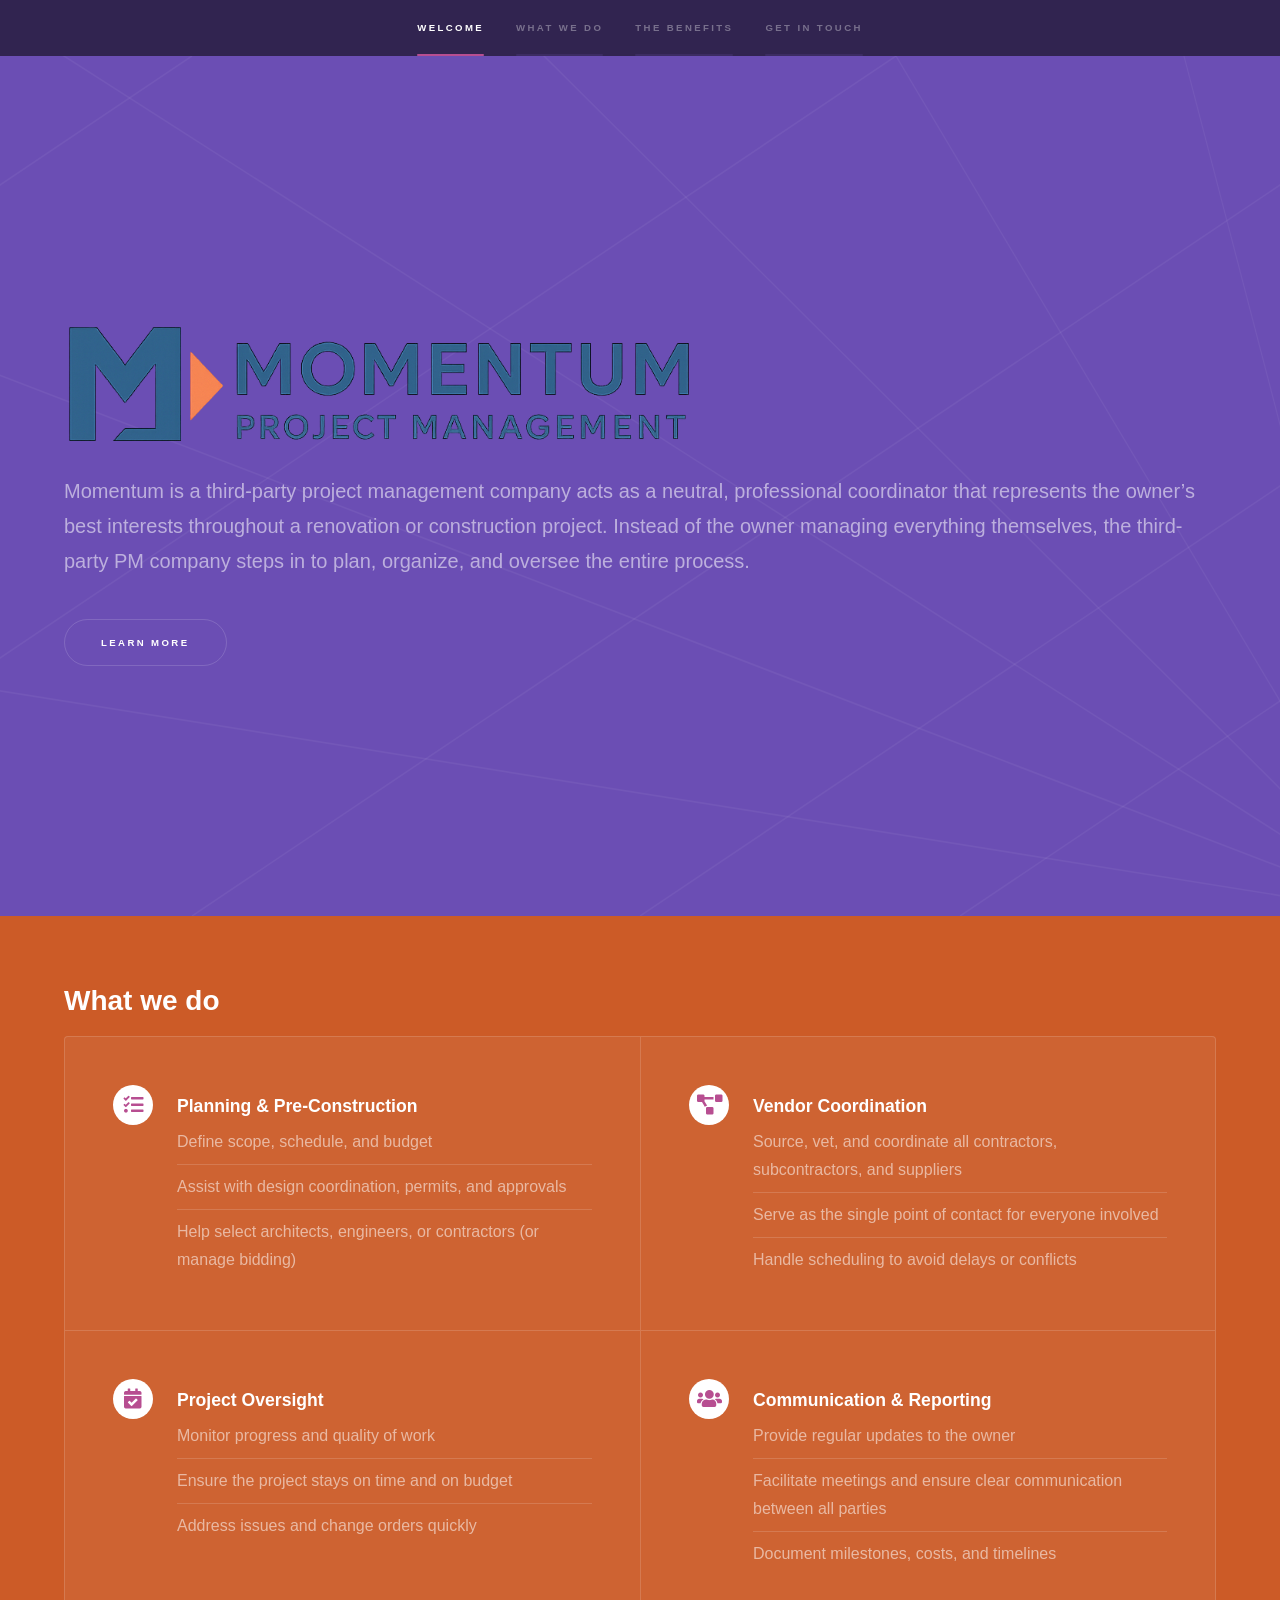
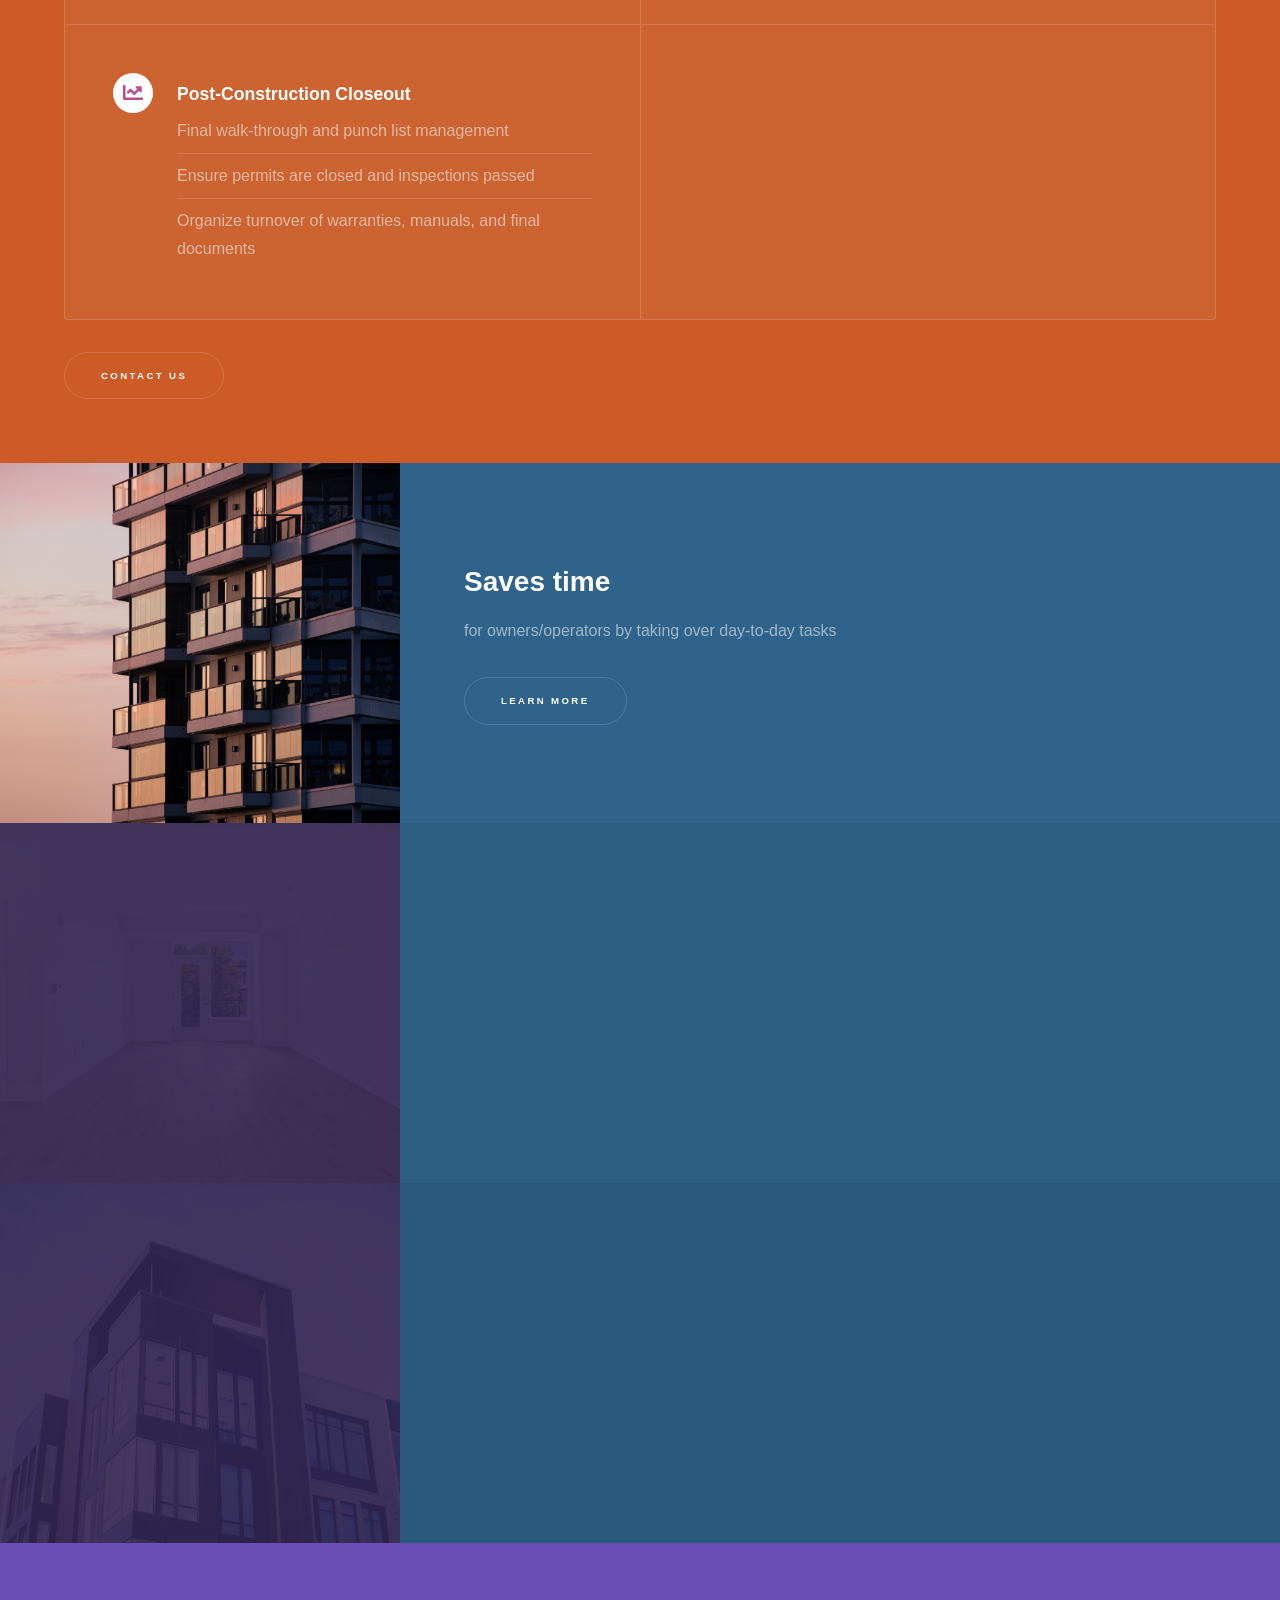
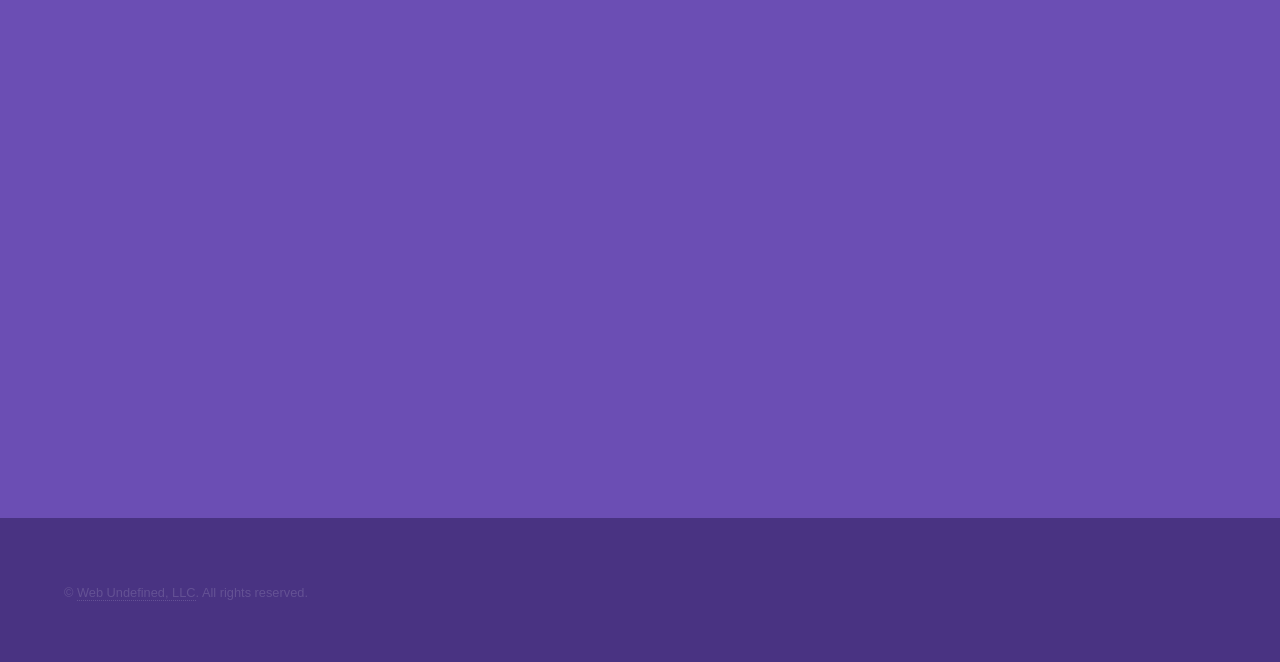
<file: index.html>
<!DOCTYPE HTML>

<html>
	<head>
		<title>Momentum Project Managment</title>
		<meta charset="utf-8" />
		<meta name="viewport" content="width=device-width, initial-scale=1, user-scalable=no" />
		<link rel="stylesheet" href="assets/css/main.css" />
		<noscript><link rel="stylesheet" href="assets/css/noscript.css" /></noscript>
		<link rel="shortcut icon" type="image/png" href="images/tabIcon.png" />
	</head>
	<body class="is-preload">

		<!-- Sidebar -->
			<section id="sidebar">
				<div class="inner">
					<nav>
						<ul>
							<li><a href="#intro">Welcome</a></li>
							<li><a href="#one">What we do</a></li>
							<li><a href="#two">The Benefits</a></li>
							<li><a href="#three">Get in touch</a></li>
						</ul>
					</nav>
				</div>
			</section>

		<!-- Wrapper -->
			<div id="wrapper">

				<!-- Intro -->
					<section id="intro" class="wrapper style1 fullscreen fade-up">
						<div class="inner">
							<!-- <h1>Hyperspace</h1> -->
							<img src="images/Momentum PM Logo slim.png" style="max-width: 40em;" alt="" data-position="center center" class="main-logo"/>
							<p>Momentum is a third-party project management company acts as a neutral, professional coordinator that represents the owner’s best interests throughout a renovation or construction project. Instead of the owner managing everything themselves, the third-party PM company steps in to plan, organize, and oversee the entire process.</p>
							<ul class="actions">
								<li><a href="#one" class="button scrolly">Learn more</a></li>
							</ul>
						</div>
					</section>

				<!-- One -->
				 <section id="one" class="wrapper style3 fade-up">
						<div class="inner">
							<h2>What we do</h2>
							<div class="features">
								<section>
									<span class="icon solid major fa-tasks"></span>
									<h3>Planning & Pre-Construction</h3>
									<ul class="alt">
										<li>Define scope, schedule, and budget</li>
										<li>Assist with design coordination, permits, and approvals</li>
										<li>Help select architects, engineers, or contractors (or manage bidding)</li>
									</ul>
								</section>
								<section>
									<span class="icon solid major fa-project-diagram"></span>
									<h3>Vendor Coordination</h3>
									<ul class="alt">
										<li>Source, vet, and coordinate all contractors, subcontractors, and suppliers</li>
										<li>Serve as the single point of contact for everyone involved</li>
										<li>Handle scheduling to avoid delays or conflicts</li>
									</ul>
								</section>
								<section>
									<span class="icon solid major fa-calendar-check"></span>
									<h3>Project Oversight</h3>
									<ul class="alt">
										<li>Monitor progress and quality of work</li>
										<li>Ensure the project stays on time and on budget</li>
										<li>Address issues and change orders quickly</li>
									</ul>
								</section>
								<section>
									<span class="icon solid major fa-users"></span>
									<h3>Communication & Reporting</h3>
									<ul class="alt">
										<li>Provide regular updates to the owner</li>
										<li>Facilitate meetings and ensure clear communication between all parties</li>
										<li>Document milestones, costs, and timelines</li>
									</ul>
								</section>
								<section>
									<span class="icon solid major fa-chart-line"></span>
									<h3>Post-Construction Closeout</h3>
									<ul class="alt">
										<li>Final walk-through and punch list management</li>
										<li>Ensure permits are closed and inspections passed</li>
										<li>Organize turnover of warranties, manuals, and final documents</li>
									</ul>
								</section>
								<section>
									
								</section>
							</div>
							<ul class="actions">
								<li><a href="#three" class="button scrolly">Contact us</a></li>
							</ul>
						</div>
					</section>

				<!-- Two -->
					<section id="two" class="wrapper style2 spotlights">
						<section>
							<a href="#" class="image"><img src="images/1.jpeg" alt="" data-position="center center" /></a>
							<div class="content">
								<div class="inner">
									<h2>Saves time</h2>
									<p>for owners/operators by taking over day-to-day tasks</p>
									<ul class="actions">
										<li><a href="#three" class="button scrolly">Learn more</a></li>
									</ul>
								</div>
							</div>
						</section>
						<section>
							<a href="#" class="image"><img src="images/3.jpeg" alt="" data-position="top center" /></a>
							<div class="content">
								<div class="inner">
									<h2>Reduces stress</h2>
									<p>by managing vendors and problem-solving</p>
									<ul class="actions">
										<li><a href="#three" class="button scrolly">Contact Us</a></li>
									</ul>
								</div>
							</div>
						</section>
						<section>
							<a href="#" class="image"><img src="images/2.jpeg" alt="" data-position="25% 25%" /></a>
							<div class="content">
								<div class="inner">
									<h2>Protects quality and cost</h2>
									<p>by ensuring the right people do the right work, on time</p>
									<ul class="actions">
										<li><a href="#three" class="button scrolly">Learn more</a></li>
									</ul>
								</div>
							</div>
						</section>
					</section>

				<!-- Three -->
					<section id="three" class="wrapper style1 fade-up">
						<div class="inner">
							<h2>Get in touch</h2>
							<!-- <p>Phasellus convallis elit id ullamcorper pulvinar. Duis aliquam turpis mauris, eu ultricies erat malesuada quis. Aliquam dapibus, lacus eget hendrerit bibendum, urna est aliquam sem, sit amet imperdiet est velit quis lorem.</p> -->
							<div class="split style1">
								<section>
									<form method="post" action="https://formspree.io/f/xojzbzeg">
										<div class="fields">
											<div class="field half">
												<label for="name">Name</label>
												<input type="text" name="name" id="name" />
											</div>
											<div class="field half">
												<label for="email">Email</label>
												<input type="text" name="email" id="email" />
											</div>
											<div class="field">
												<label for="message">Message</label>
												<textarea name="message" id="message" rows="5"></textarea>
											</div>
										</div>
										<ul class="actions">
											<li><a href="" class="button submit">Send Message</a></li>
										</ul>
									</form>
								</section>
								<section>
									<ul class="contact">
										<li>
											<h3>Location</h3>
											<span>San Diego, CA</span>
										</li>
										<li>
											<h3>Email</h3>
											<a href="https://mail.google.com/mail/?view=cm&fs=1&to=Clientcare@momentumprojectmamagement.info&su=Subject&body=Body">clientcare@momentumprojectmamagement.info</a>
										</li>
										<li>
											<h3>Phone</h3>
											<span><a href="tel:9494476988">(949) 447-6988</a></span>
										</li>
										<!-- <li>
											<h3>Social</h3>
											<ul class="icons">
												<li><a href="#" class="icon brands fa-twitter"><span class="label">Twitter</span></a></li>
												<li><a href="#" class="icon brands fa-facebook-f"><span class="label">Facebook</span></a></li>
												<li><a href="#" class="icon brands fa-github"><span class="label">GitHub</span></a></li>
												<li><a href="#" class="icon brands fa-instagram"><span class="label">Instagram</span></a></li>
												<li><a href="#" class="icon brands fa-linkedin-in"><span class="label">LinkedIn</span></a></li>
											</ul>
										</li> -->
									</ul>
								</section>
							</div>
						</div>
					</section>

			</div>

		<!-- Footer -->
			<footer id="footer" class="wrapper style1-alt">
				<div class="inner">
					<ul class="menu">
						<li>&copy; <a href="https://www.webundefined.com/">Web Undefined, LLC</a>. All rights reserved.</li>
					</ul>
				</div>
			</footer>

		<!-- Scripts -->
			<script src="assets/js/jquery.min.js"></script>
			<script src="assets/js/jquery.scrollex.min.js"></script>
			<script src="assets/js/jquery.scrolly.min.js"></script>
			<script src="assets/js/browser.min.js"></script>
			<script src="assets/js/breakpoints.min.js"></script>
			<script src="assets/js/util.js"></script>
			<script src="assets/js/main.js"></script>

	</body>
</html>
</file>
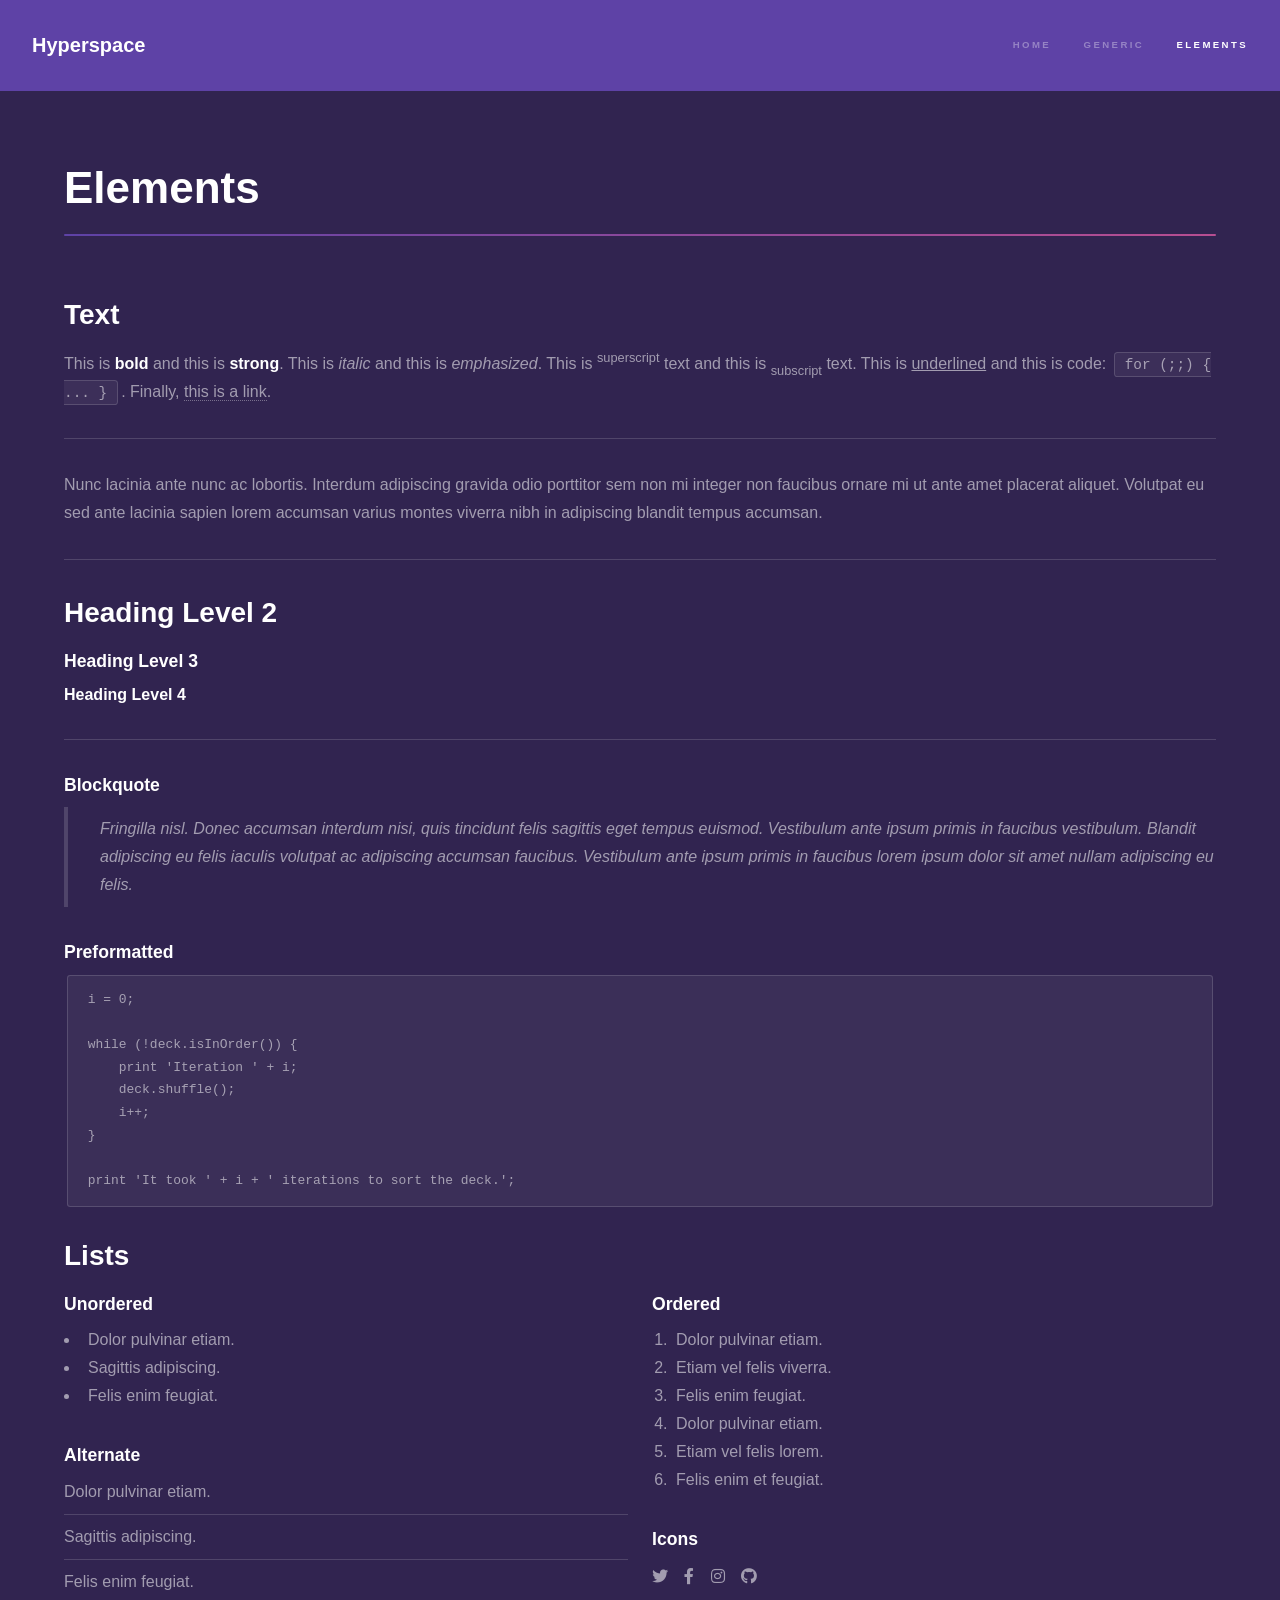
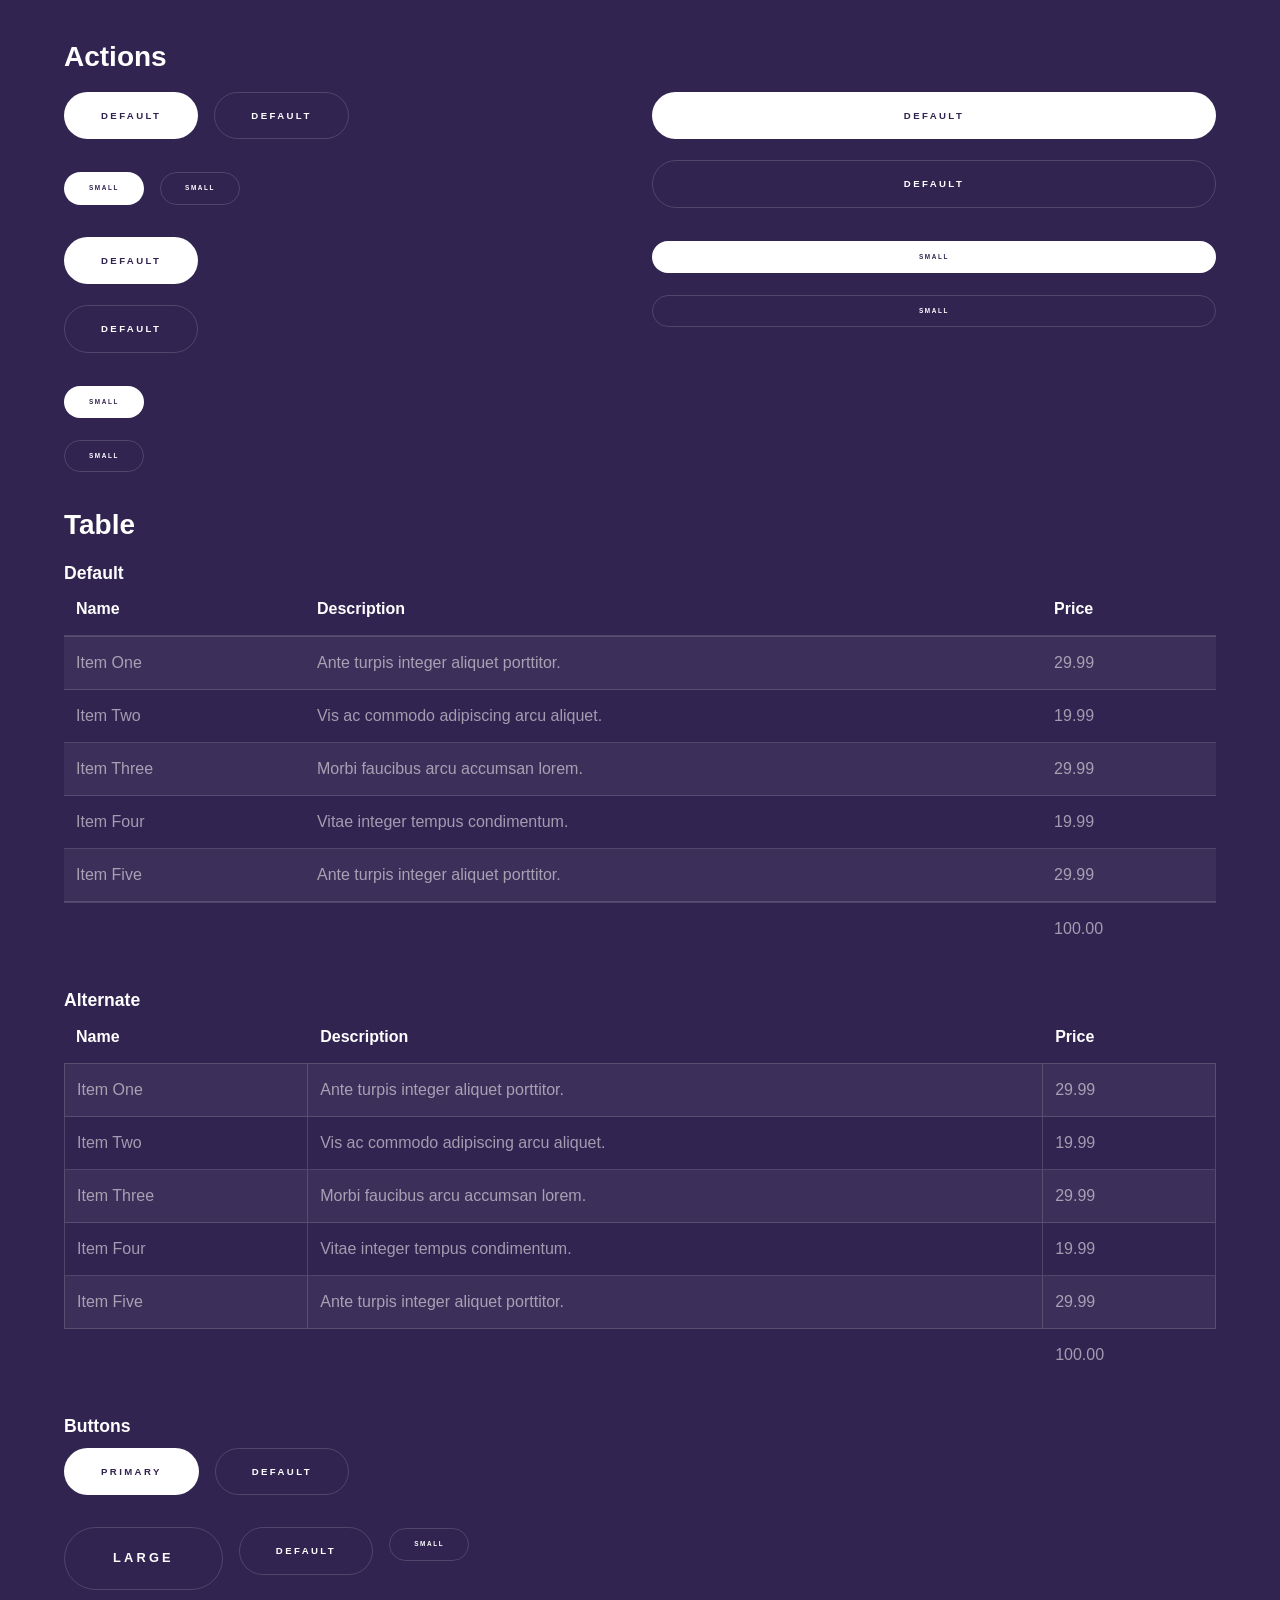
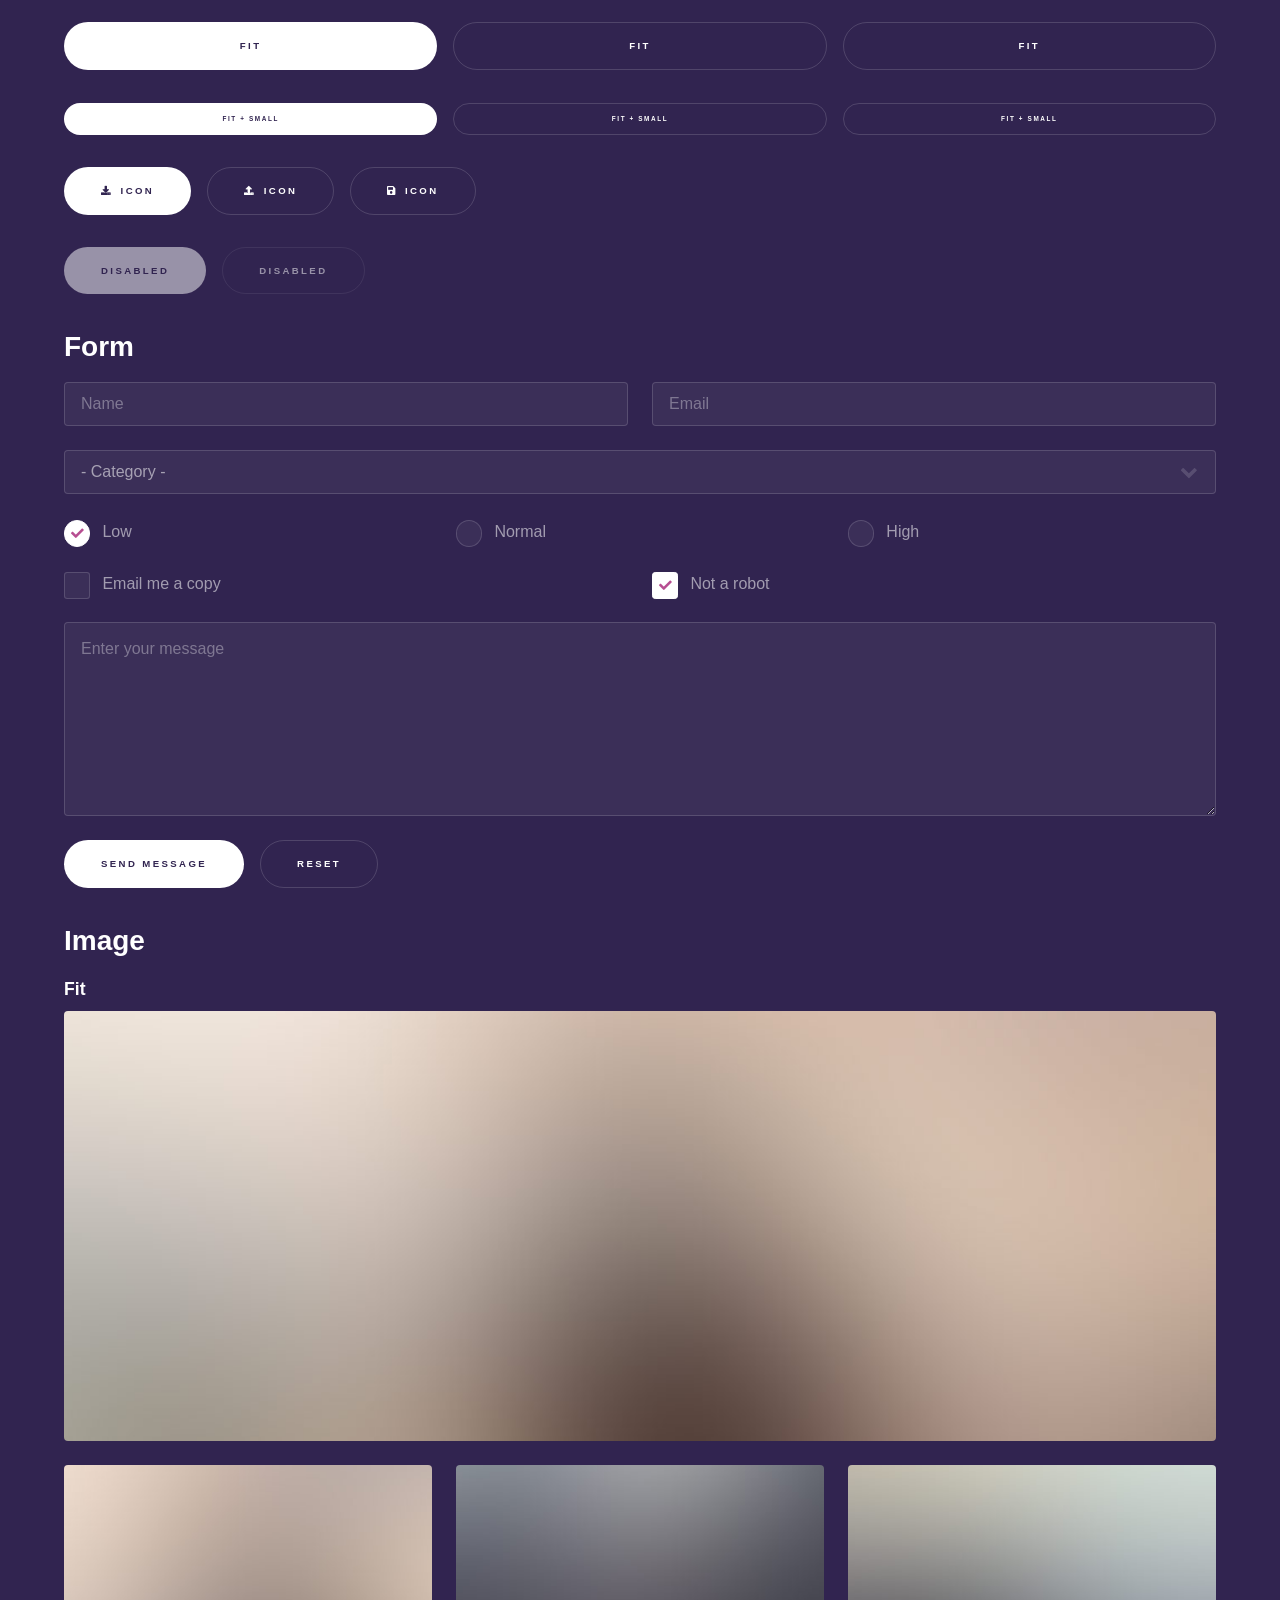
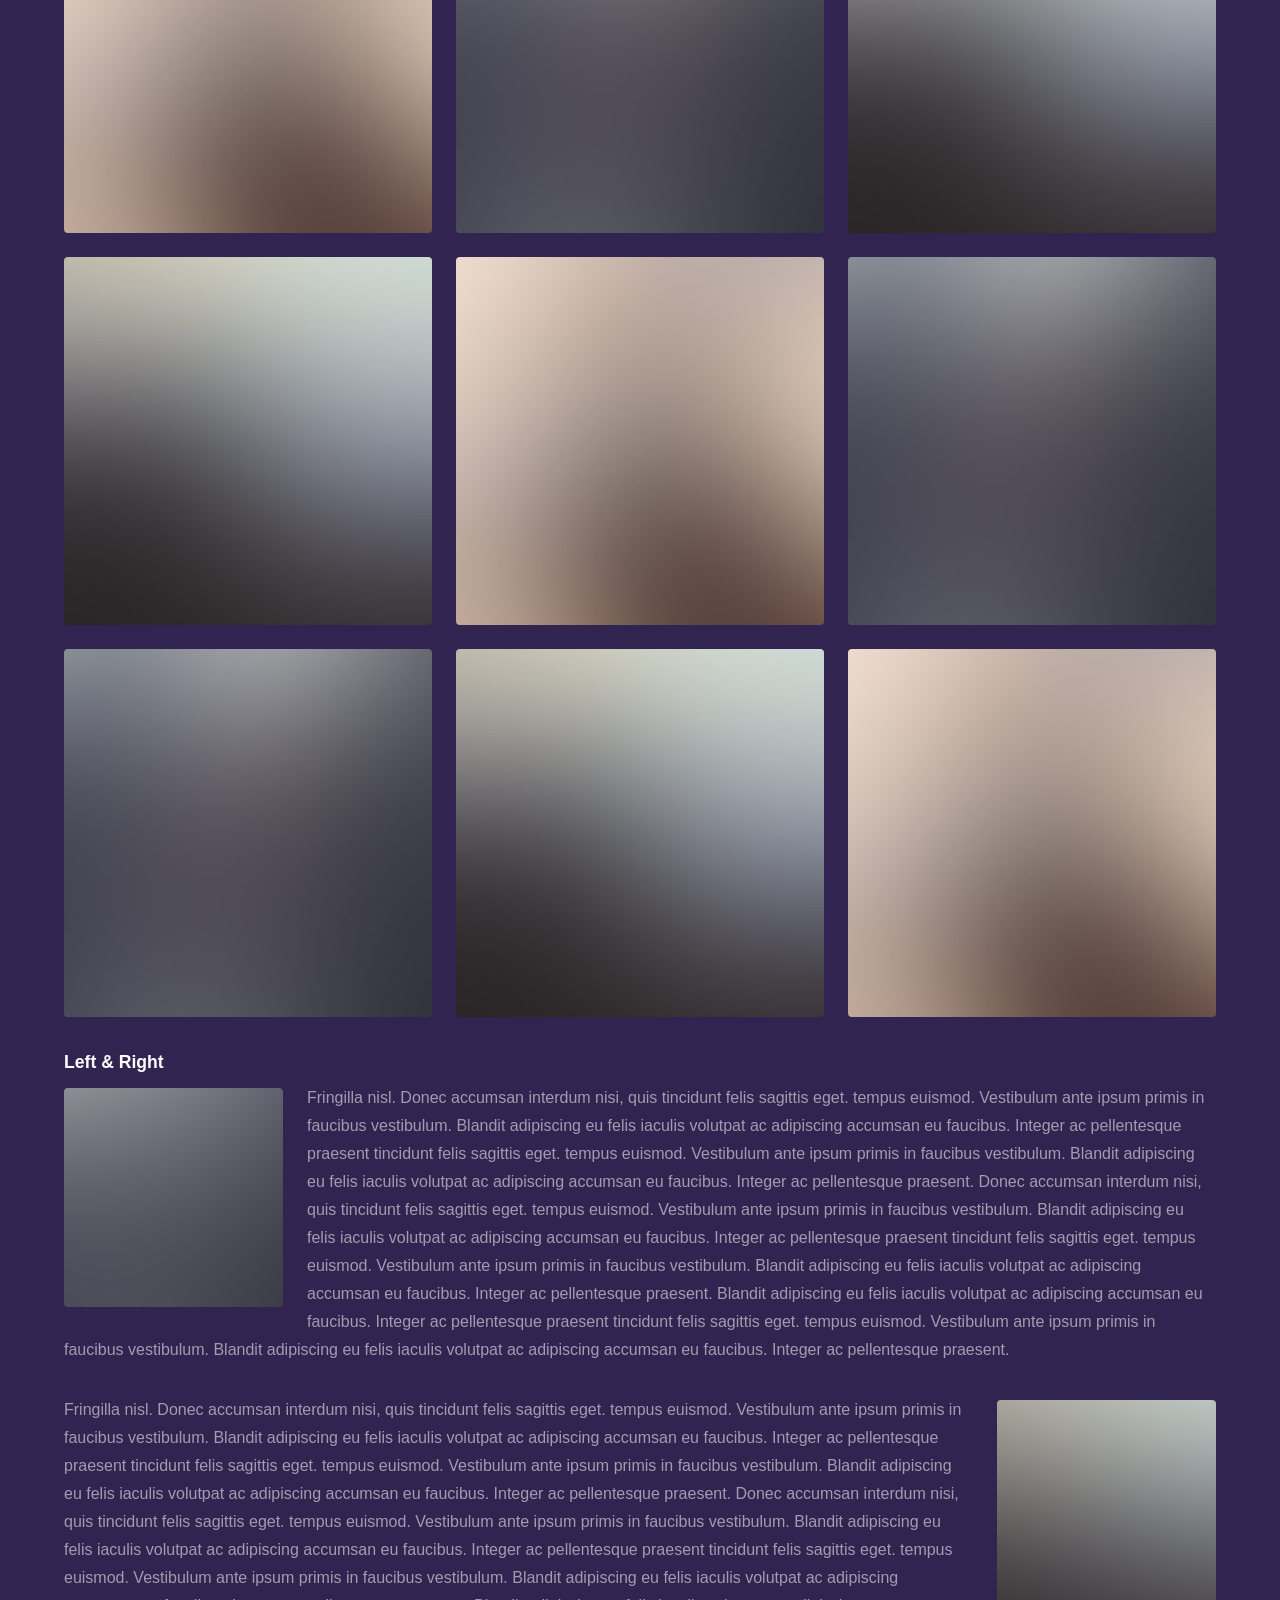
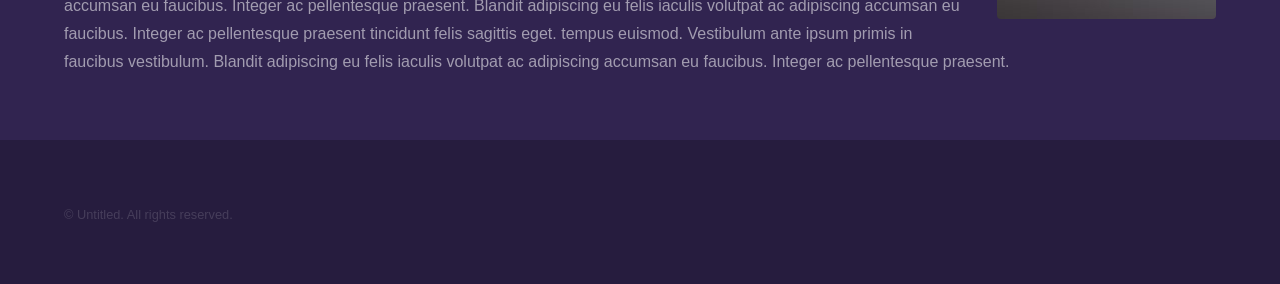
<file: elements.html>
<!DOCTYPE HTML>

<html>
	<head>
		<title>Untitled</title>
		<meta charset="utf-8" />
		<meta name="viewport" content="width=device-width, initial-scale=1, user-scalable=no" />
		<link rel="stylesheet" href="assets/css/main.css" />
		<noscript><link rel="stylesheet" href="assets/css/noscript.css" /></noscript>
	</head>
	<body class="is-preload">

		<!-- Header -->
			<header id="header">
				<a href="index.html" class="title">Hyperspace</a>
				<nav>
					<ul>
						<li><a href="index.html">Home</a></li>
						<li><a href="generic.html">Generic</a></li>
						<li><a href="elements.html"  class="active">Elements</a></li>
					</ul>
				</nav>
			</header>

		<!-- Wrapper -->
			<div id="wrapper">

				<!-- Main -->
					<section id="main" class="wrapper">
						<div class="inner">
							<h1 class="major">Elements</h1>

							<!-- Text -->
								<section>
									<h2>Text</h2>
									<p>This is <b>bold</b> and this is <strong>strong</strong>. This is <i>italic</i> and this is <em>emphasized</em>.
									This is <sup>superscript</sup> text and this is <sub>subscript</sub> text.
									This is <u>underlined</u> and this is code: <code>for (;;) { ... }</code>. Finally, <a href="#">this is a link</a>.</p>
									<hr />
									<p>Nunc lacinia ante nunc ac lobortis. Interdum adipiscing gravida odio porttitor sem non mi integer non faucibus ornare mi ut ante amet placerat aliquet. Volutpat eu sed ante lacinia sapien lorem accumsan varius montes viverra nibh in adipiscing blandit tempus accumsan.</p>
									<hr />
									<h2>Heading Level 2</h2>
									<h3>Heading Level 3</h3>
									<h4>Heading Level 4</h4>
									<hr />
									<h3>Blockquote</h3>
									<blockquote>Fringilla nisl. Donec accumsan interdum nisi, quis tincidunt felis sagittis eget tempus euismod. Vestibulum ante ipsum primis in faucibus vestibulum. Blandit adipiscing eu felis iaculis volutpat ac adipiscing accumsan faucibus. Vestibulum ante ipsum primis in faucibus lorem ipsum dolor sit amet nullam adipiscing eu felis.</blockquote>
									<h3>Preformatted</h3>
									<pre><code>i = 0;

while (!deck.isInOrder()) {
    print 'Iteration ' + i;
    deck.shuffle();
    i++;
}

print 'It took ' + i + ' iterations to sort the deck.';</code></pre>
								</section>

							<!-- Lists -->
								<section>
									<h2>Lists</h2>
									<div class="row">
										<div class="col-6 col-12-medium">
											<h3>Unordered</h3>
											<ul>
												<li>Dolor pulvinar etiam.</li>
												<li>Sagittis adipiscing.</li>
												<li>Felis enim feugiat.</li>
											</ul>
											<h3>Alternate</h3>
											<ul class="alt">
												<li>Dolor pulvinar etiam.</li>
												<li>Sagittis adipiscing.</li>
												<li>Felis enim feugiat.</li>
											</ul>
										</div>
										<div class="col-6 col-12-medium">
											<h3>Ordered</h3>
											<ol>
												<li>Dolor pulvinar etiam.</li>
												<li>Etiam vel felis viverra.</li>
												<li>Felis enim feugiat.</li>
												<li>Dolor pulvinar etiam.</li>
												<li>Etiam vel felis lorem.</li>
												<li>Felis enim et feugiat.</li>
											</ol>
											<h3>Icons</h3>
											<ul class="icons">
												<li><a href="#" class="icon brands fa-twitter"><span class="label">Twitter</span></a></li>
												<li><a href="#" class="icon brands fa-facebook-f"><span class="label">Facebook</span></a></li>
												<li><a href="#" class="icon brands fa-instagram"><span class="label">Instagram</span></a></li>
												<li><a href="#" class="icon brands fa-github"><span class="label">Github</span></a></li>
											</ul>
										</div>
									</div>
									<h2>Actions</h2>
									<div class="row">
										<div class="col-6 col-12-medium">
											<ul class="actions">
												<li><a href="#" class="button primary">Default</a></li>
												<li><a href="#" class="button">Default</a></li>
											</ul>
											<ul class="actions small">
												<li><a href="#" class="button primary small">Small</a></li>
												<li><a href="#" class="button small">Small</a></li>
											</ul>
											<ul class="actions stacked">
												<li><a href="#" class="button primary">Default</a></li>
												<li><a href="#" class="button">Default</a></li>
											</ul>
											<ul class="actions stacked">
												<li><a href="#" class="button primary small">Small</a></li>
												<li><a href="#" class="button small">Small</a></li>
											</ul>
										</div>
										<div class="col-6 col-12-medium">
											<ul class="actions stacked">
												<li><a href="#" class="button primary fit">Default</a></li>
												<li><a href="#" class="button fit">Default</a></li>
											</ul>
											<ul class="actions stacked">
												<li><a href="#" class="button primary small fit">Small</a></li>
												<li><a href="#" class="button small fit">Small</a></li>
											</ul>
										</div>
									</div>
								</section>

							<!-- Table -->
								<section>
									<h2>Table</h2>
									<h3>Default</h3>
									<div class="table-wrapper">
										<table>
											<thead>
												<tr>
													<th>Name</th>
													<th>Description</th>
													<th>Price</th>
												</tr>
											</thead>
											<tbody>
												<tr>
													<td>Item One</td>
													<td>Ante turpis integer aliquet porttitor.</td>
													<td>29.99</td>
												</tr>
												<tr>
													<td>Item Two</td>
													<td>Vis ac commodo adipiscing arcu aliquet.</td>
													<td>19.99</td>
												</tr>
												<tr>
													<td>Item Three</td>
													<td> Morbi faucibus arcu accumsan lorem.</td>
													<td>29.99</td>
												</tr>
												<tr>
													<td>Item Four</td>
													<td>Vitae integer tempus condimentum.</td>
													<td>19.99</td>
												</tr>
												<tr>
													<td>Item Five</td>
													<td>Ante turpis integer aliquet porttitor.</td>
													<td>29.99</td>
												</tr>
											</tbody>
											<tfoot>
												<tr>
													<td colspan="2"></td>
													<td>100.00</td>
												</tr>
											</tfoot>
										</table>
									</div>

									<h3>Alternate</h3>
									<div class="table-wrapper">
										<table class="alt">
											<thead>
												<tr>
													<th>Name</th>
													<th>Description</th>
													<th>Price</th>
												</tr>
											</thead>
											<tbody>
												<tr>
													<td>Item One</td>
													<td>Ante turpis integer aliquet porttitor.</td>
													<td>29.99</td>
												</tr>
												<tr>
													<td>Item Two</td>
													<td>Vis ac commodo adipiscing arcu aliquet.</td>
													<td>19.99</td>
												</tr>
												<tr>
													<td>Item Three</td>
													<td> Morbi faucibus arcu accumsan lorem.</td>
													<td>29.99</td>
												</tr>
												<tr>
													<td>Item Four</td>
													<td>Vitae integer tempus condimentum.</td>
													<td>19.99</td>
												</tr>
												<tr>
													<td>Item Five</td>
													<td>Ante turpis integer aliquet porttitor.</td>
													<td>29.99</td>
												</tr>
											</tbody>
											<tfoot>
												<tr>
													<td colspan="2"></td>
													<td>100.00</td>
												</tr>
											</tfoot>
										</table>
									</div>
								</section>

							<!-- Buttons -->
								<section>
									<h3>Buttons</h3>
									<ul class="actions">
										<li><a href="#" class="button primary">Primary</a></li>
										<li><a href="#" class="button">Default</a></li>
									</ul>
									<ul class="actions">
										<li><a href="#" class="button large">Large</a></li>
										<li><a href="#" class="button">Default</a></li>
										<li><a href="#" class="button small">Small</a></li>
									</ul>
									<ul class="actions fit">
										<li><a href="#" class="button primary fit">Fit</a></li>
										<li><a href="#" class="button fit">Fit</a></li>
										<li><a href="#" class="button fit">Fit</a></li>
									</ul>
									<ul class="actions fit small">
										<li><a href="#" class="button primary fit small">Fit + Small</a></li>
										<li><a href="#" class="button fit small">Fit + Small</a></li>
										<li><a href="#" class="button fit small">Fit + Small</a></li>
									</ul>
									<ul class="actions">
										<li><a href="#" class="button primary icon solid fa-download">Icon</a></li>
										<li><a href="#" class="button icon solid fa-upload">Icon</a></li>
										<li><a href="#" class="button icon solid fa-save">Icon</a></li>
									</ul>
									<ul class="actions">
										<li><span class="button primary disabled">Disabled</span></li>
										<li><span class="button disabled">Disabled</span></li>
									</ul>
								</section>

							<!-- Form -->
								<section>
									<h2>Form</h2>
									<form method="post" action="#">
										<div class="row gtr-uniform">
											<div class="col-6 col-12-xsmall">
												<input type="text" name="demo-name" id="demo-name" value="" placeholder="Name" />
											</div>
											<div class="col-6 col-12-xsmall">
												<input type="email" name="demo-email" id="demo-email" value="" placeholder="Email" />
											</div>
											<div class="col-12">
												<select name="demo-category" id="demo-category">
													<option value="">- Category -</option>
													<option value="1">Manufacturing</option>
													<option value="1">Shipping</option>
													<option value="1">Administration</option>
													<option value="1">Human Resources</option>
												</select>
											</div>
											<div class="col-4 col-12-small">
												<input type="radio" id="demo-priority-low" name="demo-priority" checked>
												<label for="demo-priority-low">Low</label>
											</div>
											<div class="col-4 col-12-small">
												<input type="radio" id="demo-priority-normal" name="demo-priority">
												<label for="demo-priority-normal">Normal</label>
											</div>
											<div class="col-4 col-12-small">
												<input type="radio" id="demo-priority-high" name="demo-priority">
												<label for="demo-priority-high">High</label>
											</div>
											<div class="col-6 col-12-small">
												<input type="checkbox" id="demo-copy" name="demo-copy">
												<label for="demo-copy">Email me a copy</label>
											</div>
											<div class="col-6 col-12-small">
												<input type="checkbox" id="demo-human" name="demo-human" checked>
												<label for="demo-human">Not a robot</label>
											</div>
											<div class="col-12">
												<textarea name="demo-message" id="demo-message" placeholder="Enter your message" rows="6"></textarea>
											</div>
											<div class="col-12">
												<ul class="actions">
													<li><input type="submit" value="Send Message" class="primary" /></li>
													<li><input type="reset" value="Reset" /></li>
												</ul>
											</div>
										</div>
									</form>
								</section>

							<!-- Image -->
								<section>
									<h2>Image</h2>
									<h3>Fit</h3>
									<div class="box alt">
										<div class="row gtr-uniform">
											<div class="col-12"><span class="image fit"><img src="images/pic04.jpg" alt="" /></span></div>
											<div class="col-4"><span class="image fit"><img src="images/pic01.jpg" alt="" /></span></div>
											<div class="col-4"><span class="image fit"><img src="images/pic02.jpg" alt="" /></span></div>
											<div class="col-4"><span class="image fit"><img src="images/pic03.jpg" alt="" /></span></div>
											<div class="col-4"><span class="image fit"><img src="images/pic03.jpg" alt="" /></span></div>
											<div class="col-4"><span class="image fit"><img src="images/pic01.jpg" alt="" /></span></div>
											<div class="col-4"><span class="image fit"><img src="images/pic02.jpg" alt="" /></span></div>
											<div class="col-4"><span class="image fit"><img src="images/pic02.jpg" alt="" /></span></div>
											<div class="col-4"><span class="image fit"><img src="images/pic03.jpg" alt="" /></span></div>
											<div class="col-4"><span class="image fit"><img src="images/pic01.jpg" alt="" /></span></div>
										</div>
									</div>
									<h3>Left &amp; Right</h3>
									<p><span class="image left"><img src="images/pic05.jpg" alt="" /></span>Fringilla nisl. Donec accumsan interdum nisi, quis tincidunt felis sagittis eget. tempus euismod. Vestibulum ante ipsum primis in faucibus vestibulum. Blandit adipiscing eu felis iaculis volutpat ac adipiscing accumsan eu faucibus. Integer ac pellentesque praesent tincidunt felis sagittis eget. tempus euismod. Vestibulum ante ipsum primis in faucibus vestibulum. Blandit adipiscing eu felis iaculis volutpat ac adipiscing accumsan eu faucibus. Integer ac pellentesque praesent. Donec accumsan interdum nisi, quis tincidunt felis sagittis eget. tempus euismod. Vestibulum ante ipsum primis in faucibus vestibulum. Blandit adipiscing eu felis iaculis volutpat ac adipiscing accumsan eu faucibus. Integer ac pellentesque praesent tincidunt felis sagittis eget. tempus euismod. Vestibulum ante ipsum primis in faucibus vestibulum. Blandit adipiscing eu felis iaculis volutpat ac adipiscing accumsan eu faucibus. Integer ac pellentesque praesent. Blandit adipiscing eu felis iaculis volutpat ac adipiscing accumsan eu faucibus. Integer ac pellentesque praesent tincidunt felis sagittis eget. tempus euismod. Vestibulum ante ipsum primis in faucibus vestibulum. Blandit adipiscing eu felis iaculis volutpat ac adipiscing accumsan eu faucibus. Integer ac pellentesque praesent.</p>
									<p><span class="image right"><img src="images/pic06.jpg" alt="" /></span>Fringilla nisl. Donec accumsan interdum nisi, quis tincidunt felis sagittis eget. tempus euismod. Vestibulum ante ipsum primis in faucibus vestibulum. Blandit adipiscing eu felis iaculis volutpat ac adipiscing accumsan eu faucibus. Integer ac pellentesque praesent tincidunt felis sagittis eget. tempus euismod. Vestibulum ante ipsum primis in faucibus vestibulum. Blandit adipiscing eu felis iaculis volutpat ac adipiscing accumsan eu faucibus. Integer ac pellentesque praesent. Donec accumsan interdum nisi, quis tincidunt felis sagittis eget. tempus euismod. Vestibulum ante ipsum primis in faucibus vestibulum. Blandit adipiscing eu felis iaculis volutpat ac adipiscing accumsan eu faucibus. Integer ac pellentesque praesent tincidunt felis sagittis eget. tempus euismod. Vestibulum ante ipsum primis in faucibus vestibulum. Blandit adipiscing eu felis iaculis volutpat ac adipiscing accumsan eu faucibus. Integer ac pellentesque praesent. Blandit adipiscing eu felis iaculis volutpat ac adipiscing accumsan eu faucibus. Integer ac pellentesque praesent tincidunt felis sagittis eget. tempus euismod. Vestibulum ante ipsum primis in faucibus vestibulum. Blandit adipiscing eu felis iaculis volutpat ac adipiscing accumsan eu faucibus. Integer ac pellentesque praesent.</p>
								</section>

						</div>
					</section>

			</div>

		<!-- Footer -->
			<footer id="footer" class="wrapper alt">
				<div class="inner">
					<ul class="menu">
						<li>&copy; Untitled. All rights reserved.</li>
					</ul>
				</div>
			</footer>

		<!-- Scripts -->
			<script src="assets/js/jquery.min.js"></script>
			<script src="assets/js/jquery.scrollex.min.js"></script>
			<script src="assets/js/jquery.scrolly.min.js"></script>
			<script src="assets/js/browser.min.js"></script>
			<script src="assets/js/breakpoints.min.js"></script>
			<script src="assets/js/util.js"></script>
			<script src="assets/js/main.js"></script>

	</body>
</html>
</file>
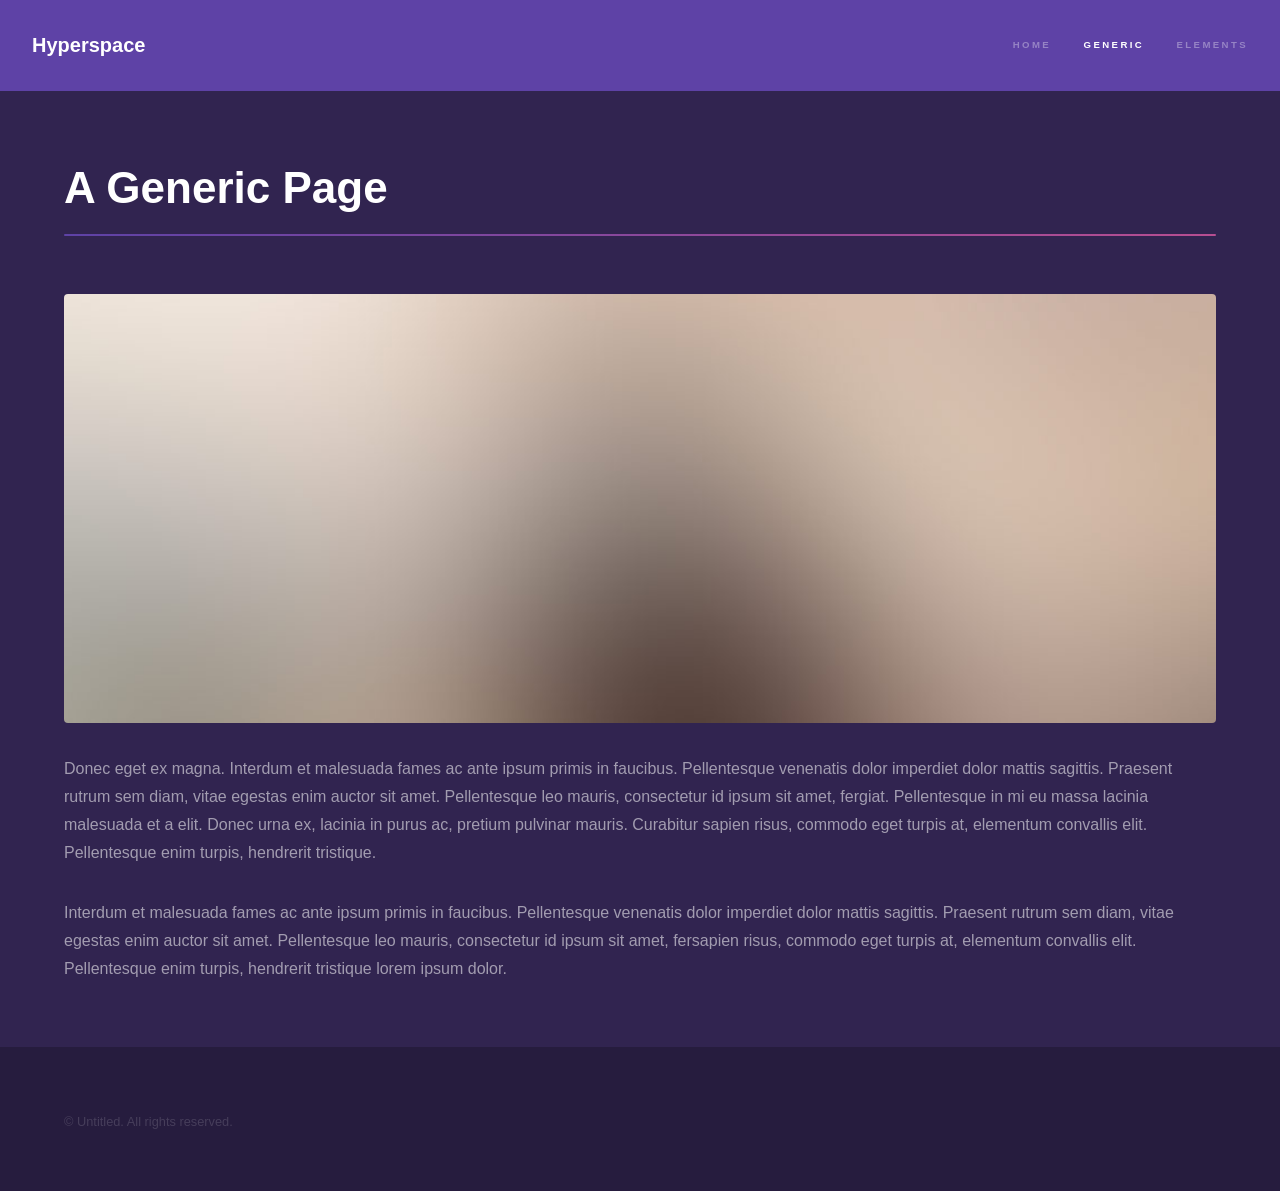
<file: generic.html>
<!DOCTYPE HTML>

<html>
	<head>
		<title>Untitled</title>
		<meta charset="utf-8" />
		<meta name="viewport" content="width=device-width, initial-scale=1, user-scalable=no" />
		<link rel="stylesheet" href="assets/css/main.css" />
		<noscript><link rel="stylesheet" href="assets/css/noscript.css" /></noscript>
	</head>
	<body class="is-preload">

		<!-- Header -->
			<header id="header">
				<a href="index.html" class="title">Hyperspace</a>
				<nav>
					<ul>
						<li><a href="index.html">Home</a></li>
						<li><a href="generic.html" class="active">Generic</a></li>
						<li><a href="elements.html">Elements</a></li>
					</ul>
				</nav>
			</header>

		<!-- Wrapper -->
			<div id="wrapper">

				<!-- Main -->
					<section id="main" class="wrapper">
						<div class="inner">
							<h1 class="major">A Generic Page</h1>
							<span class="image fit"><img src="images/pic04.jpg" alt="" /></span>
							<p>Donec eget ex magna. Interdum et malesuada fames ac ante ipsum primis in faucibus. Pellentesque venenatis dolor imperdiet dolor mattis sagittis. Praesent rutrum sem diam, vitae egestas enim auctor sit amet. Pellentesque leo mauris, consectetur id ipsum sit amet, fergiat. Pellentesque in mi eu massa lacinia malesuada et a elit. Donec urna ex, lacinia in purus ac, pretium pulvinar mauris. Curabitur sapien risus, commodo eget turpis at, elementum convallis elit. Pellentesque enim turpis, hendrerit tristique.</p>
							<p>Interdum et malesuada fames ac ante ipsum primis in faucibus. Pellentesque venenatis dolor imperdiet dolor mattis sagittis. Praesent rutrum sem diam, vitae egestas enim auctor sit amet. Pellentesque leo mauris, consectetur id ipsum sit amet, fersapien risus, commodo eget turpis at, elementum convallis elit. Pellentesque enim turpis, hendrerit tristique lorem ipsum dolor.</p>
						</div>
					</section>

			</div>

		<!-- Footer -->
			<footer id="footer" class="wrapper alt">
				<div class="inner">
					<ul class="menu">
						<li>&copy; Untitled. All rights reserved.</li>
					</ul>
				</div>
			</footer>

		<!-- Scripts -->
			<script src="assets/js/jquery.min.js"></script>
			<script src="assets/js/jquery.scrollex.min.js"></script>
			<script src="assets/js/jquery.scrolly.min.js"></script>
			<script src="assets/js/browser.min.js"></script>
			<script src="assets/js/breakpoints.min.js"></script>
			<script src="assets/js/util.js"></script>
			<script src="assets/js/main.js"></script>

	</body>
</html>
</file>
<file: assets/css/noscript.css>
/*
	Hyperspace by Pixelarity
	pixelarity.com | hello@pixelarity.com
	License: pixelarity.com/license
*/

/* Spotlights */

	.spotlights > section > .image:before {
		opacity: 0 !important;
	}

	.spotlights > section > .content > .inner {
		-moz-transform: none !important;
		-webkit-transform: none !important;
		-ms-transform: none !important;
		transform: none !important;
		opacity: 1 !important;
	}

/* Wrapper */

	.wrapper > .inner {
		opacity: 1 !important;
		-moz-transform: none !important;
		-webkit-transform: none !important;
		-ms-transform: none !important;
		transform: none !important;
	}

/* Sidebar */

	#sidebar > .inner {
		opacity: 1 !important;
	}

	#sidebar nav > ul > li {
		-moz-transform: none !important;
		-webkit-transform: none !important;
		-ms-transform: none !important;
		transform: none !important;
		opacity: 1 !important;
	}
</file>
<file: assets/css/main.css>
@import url(fontawesome-all.min.css);

html, body, div, span, applet, object,
iframe, h1, h2, h3, h4, h5, h6, p, blockquote,
pre, a, abbr, acronym, address, big, cite,
code, del, dfn, em, img, ins, kbd, q, s, samp,
small, strike, strong, sub, sup, tt, var, b,
u, i, center, dl, dt, dd, ol, ul, li, fieldset,
form, label, legend, table, caption, tbody,
tfoot, thead, tr, th, td, article, aside,
canvas, details, embed, figure, figcaption,
footer, header, hgroup, menu, nav, output, ruby,
section, summary, time, mark, audio, video {
	margin: 0;
	padding: 0;
	border: 0;
	font-size: 100%;
	font: inherit;
	vertical-align: baseline;}

article, aside, details, figcaption, figure,
footer, header, hgroup, menu, nav, section {
	display: block;}

body {
	line-height: 1;
}

ol, ul {
	list-style: none;
}

blockquote, q {
	quotes: none;
}

	blockquote:before, blockquote:after, q:before, q:after {
		content: '';
		content: none;
	}

table {
	border-collapse: collapse;
	border-spacing: 0;
}

body {
	-webkit-text-size-adjust: none;
}

mark {
	background-color: transparent;
	color: inherit;
}

input::-moz-focus-inner {
	border: 0;
	padding: 0;
}

input, select, textarea {
	-moz-appearance: none;
	-webkit-appearance: none;
	-ms-appearance: none;
	appearance: none;
}

/* Basic */

	@-ms-viewport {
		width: device-width;
	}

	body {
		-ms-overflow-style: scrollbar;
	}

	@media screen and (max-width: 480px) {

		html, body {
			min-width: 320px;
		}

	}

	html {
		box-sizing: border-box;
	}

	*, *:before, *:after {
		box-sizing: inherit;
	}

	body {
		background: #312450;
	}

		body.is-preload *, body.is-preload *:before, body.is-preload *:after {
			-moz-animation: none !important;
			-webkit-animation: none !important;
			-ms-animation: none !important;
			animation: none !important;
			-moz-transition: none !important;
			-webkit-transition: none !important;
			-ms-transition: none !important;
			transition: none !important;
		}

/* Type */

	body, input, select, textarea {
		color: rgba(255, 255, 255, 0.55);
		font-family: Arial, Helvetica, sans-serif;
		font-size: 16.5pt;
		font-weight: normal;
		line-height: 1.75;
	}

		@media screen and (max-width: 1680px) {

			body, input, select, textarea {
				font-size: 13pt;
			}

		}

		@media screen and (max-width: 1280px) {

			body, input, select, textarea {
				font-size: 12pt;
			}

		}

		@media screen and (max-width: 360px) {

			body, input, select, textarea {
				font-size: 11pt;
			}

		}

	a {
		-moz-transition: color 0.2s ease, border-bottom-color 0.2s ease;
		-webkit-transition: color 0.2s ease, border-bottom-color 0.2s ease;
		-ms-transition: color 0.2s ease, border-bottom-color 0.2s ease;
		transition: color 0.2s ease, border-bottom-color 0.2s ease;
		border-bottom: dotted 1px rgba(255, 255, 255, 0.35);
		color: inherit;
		text-decoration: none;
	}

		a:hover {
			border-bottom-color: transparent;
			color: #ffffff;
		}

	strong, b {
		color: #ffffff;
		font-weight: bold;
	}

	em, i {
		font-style: italic;
	}

	p {
		margin: 0 0 2em 0;
	}

	h1, h2, h3, h4, h5, h6 {
		color: #ffffff;
		font-weight: bold;
		line-height: 1.5;
		margin: 0 0 0.5em 0;
	}

		h1 a, h2 a, h3 a, h4 a, h5 a, h6 a {
			color: inherit;
			text-decoration: none;
		}

	h1 {
		font-size: 2.75em;
	}

		h1.major {
			margin: 0 0 1.3em 0;
			position: relative;
			padding-bottom: 0.35em;
		}

			h1.major:after {
				background-image: -moz-linear-gradient(to right, #5e42a6, #b74e91);
				background-image: -webkit-linear-gradient(to right, #5e42a6, #b74e91);
				background-image: -ms-linear-gradient(to right, #5e42a6, #b74e91);
				background-image: linear-gradient(to right, #5e42a6, #b74e91);
				-moz-transition: max-width 0.2s ease;
				-webkit-transition: max-width 0.2s ease;
				-ms-transition: max-width 0.2s ease;
				transition: max-width 0.2s ease;
				border-radius: 0.2em;
				bottom: 0;
				content: '';
				height: 0.05em;
				position: absolute;
				right: 0;
				width: 100%;
			}

	h2 {
		font-size: 1.75em;
	}

	h3 {
		font-size: 1.1em;
	}

	h4 {
		font-size: 1em;
	}

	h5 {
		font-size: 0.8em;
	}

	h6 {
		font-size: 0.6em;
	}

	@media screen and (max-width: 736px) {

		h1 {
			font-size: 2em;
		}

		h2 {
			font-size: 1.25em;
		}

		h3 {
			font-size: 1em;
		}

		h4 {
			font-size: 0.8em;
		}

		h5 {
			font-size: 0.6em;
		}

		h6 {
			font-size: 0.6em;
		}

	}

	sub {
		font-size: 0.8em;
		position: relative;
		top: 0.5em;
	}

	sup {
		font-size: 0.8em;
		position: relative;
		top: -0.5em;
	}

	blockquote {
		border-left: solid 4px rgba(255, 255, 255, 0.15);
		font-style: italic;
		margin: 0 0 2em 0;
		padding: 0.5em 0 0.5em 2em;
	}

	code {
		background: rgba(255, 255, 255, 0.05);
		border-radius: 0.25em;
		border: solid 1px rgba(255, 255, 255, 0.15);
		font-family: "Courier New", monospace;
		font-size: 0.9em;
		margin: 0 0.25em;
		padding: 0.25em 0.65em;
	}

	pre {
		-webkit-overflow-scrolling: touch;
		font-family: "Courier New", monospace;
		font-size: 0.9em;
		margin: 0 0 2em 0;
	}

		pre code {
			display: block;
			line-height: 1.75em;
			padding: 1em 1.5em;
			overflow-x: auto;
		}

	hr {
		border: 0;
		border-bottom: solid 1px rgba(255, 255, 255, 0.15);
		margin: 2em 0;
	}

		hr.major {
			margin: 3em 0;
		}

	.align-left {
		text-align: left;
	}

	.align-center {
		text-align: center;
	}

	.align-right {
		text-align: right;
	}

/* Row */

	.row {
		display: flex;
		flex-wrap: wrap;
		box-sizing: border-box;
		align-items: stretch;
	}

		.row > * {
			box-sizing: border-box;
		}

		.row.gtr-uniform > * > :last-child {
			margin-bottom: 0;
		}

		.row.aln-left {
			justify-content: flex-start;
		}

		.row.aln-center {
			justify-content: center;
		}

		.row.aln-right {
			justify-content: flex-end;
		}

		.row.aln-top {
			align-items: flex-start;
		}

		.row.aln-middle {
			align-items: center;
		}

		.row.aln-bottom {
			align-items: flex-end;
		}

		.row > .imp {
			order: -1;
		}

		.row > .col-1 {
			width: 8.33333%;
		}

		.row > .off-1 {
			margin-left: 8.33333%;
		}

		.row > .col-2 {
			width: 16.66667%;
		}

		.row > .off-2 {
			margin-left: 16.66667%;
		}

		.row > .col-3 {
			width: 25%;
		}

		.row > .off-3 {
			margin-left: 25%;
		}

		.row > .col-4 {
			width: 33.33333%;
		}

		.row > .off-4 {
			margin-left: 33.33333%;
		}

		.row > .col-5 {
			width: 41.66667%;
		}

		.row > .off-5 {
			margin-left: 41.66667%;
		}

		.row > .col-6 {
			width: 50%;
		}

		.row > .off-6 {
			margin-left: 50%;
		}

		.row > .col-7 {
			width: 58.33333%;
		}

		.row > .off-7 {
			margin-left: 58.33333%;
		}

		.row > .col-8 {
			width: 66.66667%;
		}

		.row > .off-8 {
			margin-left: 66.66667%;
		}

		.row > .col-9 {
			width: 75%;
		}

		.row > .off-9 {
			margin-left: 75%;
		}

		.row > .col-10 {
			width: 83.33333%;
		}

		.row > .off-10 {
			margin-left: 83.33333%;
		}

		.row > .col-11 {
			width: 91.66667%;
		}

		.row > .off-11 {
			margin-left: 91.66667%;
		}

		.row > .col-12 {
			width: 100%;
		}

		.row > .off-12 {
			margin-left: 100%;
		}

		.row.gtr-0 {
			margin-top: 0;
			margin-left: 0em;
		}

			.row.gtr-0 > * {
				padding: 0 0 0 0em;
			}

			.row.gtr-0.gtr-uniform {
				margin-top: 0em;
			}

				.row.gtr-0.gtr-uniform > * {
					padding-top: 0em;
				}

		.row.gtr-25 {
			margin-top: 0;
			margin-left: -0.375em;
		}

			.row.gtr-25 > * {
				padding: 0 0 0 0.375em;
			}

			.row.gtr-25.gtr-uniform {
				margin-top: -0.375em;
			}

				.row.gtr-25.gtr-uniform > * {
					padding-top: 0.375em;
				}

		.row.gtr-50 {
			margin-top: 0;
			margin-left: -0.75em;
		}

			.row.gtr-50 > * {
				padding: 0 0 0 0.75em;
			}

			.row.gtr-50.gtr-uniform {
				margin-top: -0.75em;
			}

				.row.gtr-50.gtr-uniform > * {
					padding-top: 0.75em;
				}

		.row {
			margin-top: 0;
			margin-left: -1.5em;
		}

			.row > * {
				padding: 0 0 0 1.5em;
			}

			.row.gtr-uniform {
				margin-top: -1.5em;
			}

				.row.gtr-uniform > * {
					padding-top: 1.5em;
				}

		.row.gtr-150 {
			margin-top: 0;
			margin-left: -2.25em;
		}

			.row.gtr-150 > * {
				padding: 0 0 0 2.25em;
			}

			.row.gtr-150.gtr-uniform {
				margin-top: -2.25em;
			}

				.row.gtr-150.gtr-uniform > * {
					padding-top: 2.25em;
				}

		.row.gtr-200 {
			margin-top: 0;
			margin-left: -3em;
		}

			.row.gtr-200 > * {
				padding: 0 0 0 3em;
			}

			.row.gtr-200.gtr-uniform {
				margin-top: -3em;
			}

				.row.gtr-200.gtr-uniform > * {
					padding-top: 3em;
				}

		@media screen and (max-width: 1680px) {

			.row {
				display: flex;
				flex-wrap: wrap;
				box-sizing: border-box;
				align-items: stretch;
			}

				.row > * {
					box-sizing: border-box;
				}

				.row.gtr-uniform > * > :last-child {
					margin-bottom: 0;
				}

				.row.aln-left {
					justify-content: flex-start;
				}

				.row.aln-center {
					justify-content: center;
				}

				.row.aln-right {
					justify-content: flex-end;
				}

				.row.aln-top {
					align-items: flex-start;
				}

				.row.aln-middle {
					align-items: center;
				}

				.row.aln-bottom {
					align-items: flex-end;
				}

				.row > .imp-xlarge {
					order: -1;
				}

				.row > .col-1-xlarge {
					width: 8.33333%;
				}

				.row > .off-1-xlarge {
					margin-left: 8.33333%;
				}

				.row > .col-2-xlarge {
					width: 16.66667%;
				}

				.row > .off-2-xlarge {
					margin-left: 16.66667%;
				}

				.row > .col-3-xlarge {
					width: 25%;
				}

				.row > .off-3-xlarge {
					margin-left: 25%;
				}

				.row > .col-4-xlarge {
					width: 33.33333%;
				}

				.row > .off-4-xlarge {
					margin-left: 33.33333%;
				}

				.row > .col-5-xlarge {
					width: 41.66667%;
				}

				.row > .off-5-xlarge {
					margin-left: 41.66667%;
				}

				.row > .col-6-xlarge {
					width: 50%;
				}

				.row > .off-6-xlarge {
					margin-left: 50%;
				}

				.row > .col-7-xlarge {
					width: 58.33333%;
				}

				.row > .off-7-xlarge {
					margin-left: 58.33333%;
				}

				.row > .col-8-xlarge {
					width: 66.66667%;
				}

				.row > .off-8-xlarge {
					margin-left: 66.66667%;
				}

				.row > .col-9-xlarge {
					width: 75%;
				}

				.row > .off-9-xlarge {
					margin-left: 75%;
				}

				.row > .col-10-xlarge {
					width: 83.33333%;
				}

				.row > .off-10-xlarge {
					margin-left: 83.33333%;
				}

				.row > .col-11-xlarge {
					width: 91.66667%;
				}

				.row > .off-11-xlarge {
					margin-left: 91.66667%;
				}

				.row > .col-12-xlarge {
					width: 100%;
				}

				.row > .off-12-xlarge {
					margin-left: 100%;
				}

				.row.gtr-0 {
					margin-top: 0;
					margin-left: 0em;
				}

					.row.gtr-0 > * {
						padding: 0 0 0 0em;
					}

					.row.gtr-0.gtr-uniform {
						margin-top: 0em;
					}

						.row.gtr-0.gtr-uniform > * {
							padding-top: 0em;
						}

				.row.gtr-25 {
					margin-top: 0;
					margin-left: -0.375em;
				}

					.row.gtr-25 > * {
						padding: 0 0 0 0.375em;
					}

					.row.gtr-25.gtr-uniform {
						margin-top: -0.375em;
					}

						.row.gtr-25.gtr-uniform > * {
							padding-top: 0.375em;
						}

				.row.gtr-50 {
					margin-top: 0;
					margin-left: -0.75em;
				}

					.row.gtr-50 > * {
						padding: 0 0 0 0.75em;
					}

					.row.gtr-50.gtr-uniform {
						margin-top: -0.75em;
					}

						.row.gtr-50.gtr-uniform > * {
							padding-top: 0.75em;
						}

				.row {
					margin-top: 0;
					margin-left: -1.5em;
				}

					.row > * {
						padding: 0 0 0 1.5em;
					}

					.row.gtr-uniform {
						margin-top: -1.5em;
					}

						.row.gtr-uniform > * {
							padding-top: 1.5em;
						}

				.row.gtr-150 {
					margin-top: 0;
					margin-left: -2.25em;
				}

					.row.gtr-150 > * {
						padding: 0 0 0 2.25em;
					}

					.row.gtr-150.gtr-uniform {
						margin-top: -2.25em;
					}

						.row.gtr-150.gtr-uniform > * {
							padding-top: 2.25em;
						}

				.row.gtr-200 {
					margin-top: 0;
					margin-left: -3em;
				}

					.row.gtr-200 > * {
						padding: 0 0 0 3em;
					}

					.row.gtr-200.gtr-uniform {
						margin-top: -3em;
					}

						.row.gtr-200.gtr-uniform > * {
							padding-top: 3em;
						}

		}

		@media screen and (max-width: 1280px) {

			.row {
				display: flex;
				flex-wrap: wrap;
				box-sizing: border-box;
				align-items: stretch;
			}

				.row > * {
					box-sizing: border-box;
				}

				.row.gtr-uniform > * > :last-child {
					margin-bottom: 0;
				}

				.row.aln-left {
					justify-content: flex-start;
				}

				.row.aln-center {
					justify-content: center;
				}

				.row.aln-right {
					justify-content: flex-end;
				}

				.row.aln-top {
					align-items: flex-start;
				}

				.row.aln-middle {
					align-items: center;
				}

				.row.aln-bottom {
					align-items: flex-end;
				}

				.row > .imp-large {
					order: -1;
				}

				.row > .col-1-large {
					width: 8.33333%;
				}

				.row > .off-1-large {
					margin-left: 8.33333%;
				}

				.row > .col-2-large {
					width: 16.66667%;
				}

				.row > .off-2-large {
					margin-left: 16.66667%;
				}

				.row > .col-3-large {
					width: 25%;
				}

				.row > .off-3-large {
					margin-left: 25%;
				}

				.row > .col-4-large {
					width: 33.33333%;
				}

				.row > .off-4-large {
					margin-left: 33.33333%;
				}

				.row > .col-5-large {
					width: 41.66667%;
				}

				.row > .off-5-large {
					margin-left: 41.66667%;
				}

				.row > .col-6-large {
					width: 50%;
				}

				.row > .off-6-large {
					margin-left: 50%;
				}

				.row > .col-7-large {
					width: 58.33333%;
				}

				.row > .off-7-large {
					margin-left: 58.33333%;
				}

				.row > .col-8-large {
					width: 66.66667%;
				}

				.row > .off-8-large {
					margin-left: 66.66667%;
				}

				.row > .col-9-large {
					width: 75%;
				}

				.row > .off-9-large {
					margin-left: 75%;
				}

				.row > .col-10-large {
					width: 83.33333%;
				}

				.row > .off-10-large {
					margin-left: 83.33333%;
				}

				.row > .col-11-large {
					width: 91.66667%;
				}

				.row > .off-11-large {
					margin-left: 91.66667%;
				}

				.row > .col-12-large {
					width: 100%;
				}

				.row > .off-12-large {
					margin-left: 100%;
				}

				.row.gtr-0 {
					margin-top: 0;
					margin-left: 0em;
				}

					.row.gtr-0 > * {
						padding: 0 0 0 0em;
					}

					.row.gtr-0.gtr-uniform {
						margin-top: 0em;
					}

						.row.gtr-0.gtr-uniform > * {
							padding-top: 0em;
						}

				.row.gtr-25 {
					margin-top: 0;
					margin-left: -0.375em;
				}

					.row.gtr-25 > * {
						padding: 0 0 0 0.375em;
					}

					.row.gtr-25.gtr-uniform {
						margin-top: -0.375em;
					}

						.row.gtr-25.gtr-uniform > * {
							padding-top: 0.375em;
						}

				.row.gtr-50 {
					margin-top: 0;
					margin-left: -0.75em;
				}

					.row.gtr-50 > * {
						padding: 0 0 0 0.75em;
					}

					.row.gtr-50.gtr-uniform {
						margin-top: -0.75em;
					}

						.row.gtr-50.gtr-uniform > * {
							padding-top: 0.75em;
						}

				.row {
					margin-top: 0;
					margin-left: -1.5em;
				}

					.row > * {
						padding: 0 0 0 1.5em;
					}

					.row.gtr-uniform {
						margin-top: -1.5em;
					}

						.row.gtr-uniform > * {
							padding-top: 1.5em;
						}

				.row.gtr-150 {
					margin-top: 0;
					margin-left: -2.25em;
				}

					.row.gtr-150 > * {
						padding: 0 0 0 2.25em;
					}

					.row.gtr-150.gtr-uniform {
						margin-top: -2.25em;
					}

						.row.gtr-150.gtr-uniform > * {
							padding-top: 2.25em;
						}

				.row.gtr-200 {
					margin-top: 0;
					margin-left: -3em;
				}

					.row.gtr-200 > * {
						padding: 0 0 0 3em;
					}

					.row.gtr-200.gtr-uniform {
						margin-top: -3em;
					}

						.row.gtr-200.gtr-uniform > * {
							padding-top: 3em;
						}

		}

		@media screen and (max-width: 980px) {

			.row {
				display: flex;
				flex-wrap: wrap;
				box-sizing: border-box;
				align-items: stretch;
			}

				.row > * {
					box-sizing: border-box;
				}

				.row.gtr-uniform > * > :last-child {
					margin-bottom: 0;
				}

				.row.aln-left {
					justify-content: flex-start;
				}

				.row.aln-center {
					justify-content: center;
				}

				.row.aln-right {
					justify-content: flex-end;
				}

				.row.aln-top {
					align-items: flex-start;
				}

				.row.aln-middle {
					align-items: center;
				}

				.row.aln-bottom {
					align-items: flex-end;
				}

				.row > .imp-medium {
					order: -1;
				}

				.row > .col-1-medium {
					width: 8.33333%;
				}

				.row > .off-1-medium {
					margin-left: 8.33333%;
				}

				.row > .col-2-medium {
					width: 16.66667%;
				}

				.row > .off-2-medium {
					margin-left: 16.66667%;
				}

				.row > .col-3-medium {
					width: 25%;
				}

				.row > .off-3-medium {
					margin-left: 25%;
				}

				.row > .col-4-medium {
					width: 33.33333%;
				}

				.row > .off-4-medium {
					margin-left: 33.33333%;
				}

				.row > .col-5-medium {
					width: 41.66667%;
				}

				.row > .off-5-medium {
					margin-left: 41.66667%;
				}

				.row > .col-6-medium {
					width: 50%;
				}

				.row > .off-6-medium {
					margin-left: 50%;
				}

				.row > .col-7-medium {
					width: 58.33333%;
				}

				.row > .off-7-medium {
					margin-left: 58.33333%;
				}

				.row > .col-8-medium {
					width: 66.66667%;
				}

				.row > .off-8-medium {
					margin-left: 66.66667%;
				}

				.row > .col-9-medium {
					width: 75%;
				}

				.row > .off-9-medium {
					margin-left: 75%;
				}

				.row > .col-10-medium {
					width: 83.33333%;
				}

				.row > .off-10-medium {
					margin-left: 83.33333%;
				}

				.row > .col-11-medium {
					width: 91.66667%;
				}

				.row > .off-11-medium {
					margin-left: 91.66667%;
				}

				.row > .col-12-medium {
					width: 100%;
				}

				.row > .off-12-medium {
					margin-left: 100%;
				}

				.row.gtr-0 {
					margin-top: 0;
					margin-left: 0em;
				}

					.row.gtr-0 > * {
						padding: 0 0 0 0em;
					}

					.row.gtr-0.gtr-uniform {
						margin-top: 0em;
					}

						.row.gtr-0.gtr-uniform > * {
							padding-top: 0em;
						}

				.row.gtr-25 {
					margin-top: 0;
					margin-left: -0.375em;
				}

					.row.gtr-25 > * {
						padding: 0 0 0 0.375em;
					}

					.row.gtr-25.gtr-uniform {
						margin-top: -0.375em;
					}

						.row.gtr-25.gtr-uniform > * {
							padding-top: 0.375em;
						}

				.row.gtr-50 {
					margin-top: 0;
					margin-left: -0.75em;
				}

					.row.gtr-50 > * {
						padding: 0 0 0 0.75em;
					}

					.row.gtr-50.gtr-uniform {
						margin-top: -0.75em;
					}

						.row.gtr-50.gtr-uniform > * {
							padding-top: 0.75em;
						}

				.row {
					margin-top: 0;
					margin-left: -1.5em;
				}

					.row > * {
						padding: 0 0 0 1.5em;
					}

					.row.gtr-uniform {
						margin-top: -1.5em;
					}

						.row.gtr-uniform > * {
							padding-top: 1.5em;
						}

				.row.gtr-150 {
					margin-top: 0;
					margin-left: -2.25em;
				}

					.row.gtr-150 > * {
						padding: 0 0 0 2.25em;
					}

					.row.gtr-150.gtr-uniform {
						margin-top: -2.25em;
					}

						.row.gtr-150.gtr-uniform > * {
							padding-top: 2.25em;
						}

				.row.gtr-200 {
					margin-top: 0;
					margin-left: -3em;
				}

					.row.gtr-200 > * {
						padding: 0 0 0 3em;
					}

					.row.gtr-200.gtr-uniform {
						margin-top: -3em;
					}

						.row.gtr-200.gtr-uniform > * {
							padding-top: 3em;
						}

		}

		@media screen and (max-width: 736px) {

			.row {
				display: flex;
				flex-wrap: wrap;
				box-sizing: border-box;
				align-items: stretch;
			}

				.row > * {
					box-sizing: border-box;
				}

				.row.gtr-uniform > * > :last-child {
					margin-bottom: 0;
				}

				.row.aln-left {
					justify-content: flex-start;
				}

				.row.aln-center {
					justify-content: center;
				}

				.row.aln-right {
					justify-content: flex-end;
				}

				.row.aln-top {
					align-items: flex-start;
				}

				.row.aln-middle {
					align-items: center;
				}

				.row.aln-bottom {
					align-items: flex-end;
				}

				.row > .imp-small {
					order: -1;
				}

				.row > .col-1-small {
					width: 8.33333%;
				}

				.row > .off-1-small {
					margin-left: 8.33333%;
				}

				.row > .col-2-small {
					width: 16.66667%;
				}

				.row > .off-2-small {
					margin-left: 16.66667%;
				}

				.row > .col-3-small {
					width: 25%;
				}

				.row > .off-3-small {
					margin-left: 25%;
				}

				.row > .col-4-small {
					width: 33.33333%;
				}

				.row > .off-4-small {
					margin-left: 33.33333%;
				}

				.row > .col-5-small {
					width: 41.66667%;
				}

				.row > .off-5-small {
					margin-left: 41.66667%;
				}

				.row > .col-6-small {
					width: 50%;
				}

				.row > .off-6-small {
					margin-left: 50%;
				}

				.row > .col-7-small {
					width: 58.33333%;
				}

				.row > .off-7-small {
					margin-left: 58.33333%;
				}

				.row > .col-8-small {
					width: 66.66667%;
				}

				.row > .off-8-small {
					margin-left: 66.66667%;
				}

				.row > .col-9-small {
					width: 75%;
				}

				.row > .off-9-small {
					margin-left: 75%;
				}

				.row > .col-10-small {
					width: 83.33333%;
				}

				.row > .off-10-small {
					margin-left: 83.33333%;
				}

				.row > .col-11-small {
					width: 91.66667%;
				}

				.row > .off-11-small {
					margin-left: 91.66667%;
				}

				.row > .col-12-small {
					width: 100%;
				}

				.row > .off-12-small {
					margin-left: 100%;
				}

				.row.gtr-0 {
					margin-top: 0;
					margin-left: 0em;
				}

					.row.gtr-0 > * {
						padding: 0 0 0 0em;
					}

					.row.gtr-0.gtr-uniform {
						margin-top: 0em;
					}

						.row.gtr-0.gtr-uniform > * {
							padding-top: 0em;
						}

				.row.gtr-25 {
					margin-top: 0;
					margin-left: -0.375em;
				}

					.row.gtr-25 > * {
						padding: 0 0 0 0.375em;
					}

					.row.gtr-25.gtr-uniform {
						margin-top: -0.375em;
					}

						.row.gtr-25.gtr-uniform > * {
							padding-top: 0.375em;
						}

				.row.gtr-50 {
					margin-top: 0;
					margin-left: -0.75em;
				}

					.row.gtr-50 > * {
						padding: 0 0 0 0.75em;
					}

					.row.gtr-50.gtr-uniform {
						margin-top: -0.75em;
					}

						.row.gtr-50.gtr-uniform > * {
							padding-top: 0.75em;
						}

				.row {
					margin-top: 0;
					margin-left: -1.5em;
				}

					.row > * {
						padding: 0 0 0 1.5em;
					}

					.row.gtr-uniform {
						margin-top: -1.5em;
					}

						.row.gtr-uniform > * {
							padding-top: 1.5em;
						}

				.row.gtr-150 {
					margin-top: 0;
					margin-left: -2.25em;
				}

					.row.gtr-150 > * {
						padding: 0 0 0 2.25em;
					}

					.row.gtr-150.gtr-uniform {
						margin-top: -2.25em;
					}

						.row.gtr-150.gtr-uniform > * {
							padding-top: 2.25em;
						}

				.row.gtr-200 {
					margin-top: 0;
					margin-left: -3em;
				}

					.row.gtr-200 > * {
						padding: 0 0 0 3em;
					}

					.row.gtr-200.gtr-uniform {
						margin-top: -3em;
					}

						.row.gtr-200.gtr-uniform > * {
							padding-top: 3em;
						}

		}

		@media screen and (max-width: 480px) {

			.row {
				display: flex;
				flex-wrap: wrap;
				box-sizing: border-box;
				align-items: stretch;
			}

				.row > * {
					box-sizing: border-box;
				}

				.row.gtr-uniform > * > :last-child {
					margin-bottom: 0;
				}

				.row.aln-left {
					justify-content: flex-start;
				}

				.row.aln-center {
					justify-content: center;
				}

				.row.aln-right {
					justify-content: flex-end;
				}

				.row.aln-top {
					align-items: flex-start;
				}

				.row.aln-middle {
					align-items: center;
				}

				.row.aln-bottom {
					align-items: flex-end;
				}

				.row > .imp-xsmall {
					order: -1;
				}

				.row > .col-1-xsmall {
					width: 8.33333%;
				}

				.row > .off-1-xsmall {
					margin-left: 8.33333%;
				}

				.row > .col-2-xsmall {
					width: 16.66667%;
				}

				.row > .off-2-xsmall {
					margin-left: 16.66667%;
				}

				.row > .col-3-xsmall {
					width: 25%;
				}

				.row > .off-3-xsmall {
					margin-left: 25%;
				}

				.row > .col-4-xsmall {
					width: 33.33333%;
				}

				.row > .off-4-xsmall {
					margin-left: 33.33333%;
				}

				.row > .col-5-xsmall {
					width: 41.66667%;
				}

				.row > .off-5-xsmall {
					margin-left: 41.66667%;
				}

				.row > .col-6-xsmall {
					width: 50%;
				}

				.row > .off-6-xsmall {
					margin-left: 50%;
				}

				.row > .col-7-xsmall {
					width: 58.33333%;
				}

				.row > .off-7-xsmall {
					margin-left: 58.33333%;
				}

				.row > .col-8-xsmall {
					width: 66.66667%;
				}

				.row > .off-8-xsmall {
					margin-left: 66.66667%;
				}

				.row > .col-9-xsmall {
					width: 75%;
				}

				.row > .off-9-xsmall {
					margin-left: 75%;
				}

				.row > .col-10-xsmall {
					width: 83.33333%;
				}

				.row > .off-10-xsmall {
					margin-left: 83.33333%;
				}

				.row > .col-11-xsmall {
					width: 91.66667%;
				}

				.row > .off-11-xsmall {
					margin-left: 91.66667%;
				}

				.row > .col-12-xsmall {
					width: 100%;
				}

				.row > .off-12-xsmall {
					margin-left: 100%;
				}

				.row.gtr-0 {
					margin-top: 0;
					margin-left: 0em;
				}

					.row.gtr-0 > * {
						padding: 0 0 0 0em;
					}

					.row.gtr-0.gtr-uniform {
						margin-top: 0em;
					}

						.row.gtr-0.gtr-uniform > * {
							padding-top: 0em;
						}

				.row.gtr-25 {
					margin-top: 0;
					margin-left: -0.375em;
				}

					.row.gtr-25 > * {
						padding: 0 0 0 0.375em;
					}

					.row.gtr-25.gtr-uniform {
						margin-top: -0.375em;
					}

						.row.gtr-25.gtr-uniform > * {
							padding-top: 0.375em;
						}

				.row.gtr-50 {
					margin-top: 0;
					margin-left: -0.75em;
				}

					.row.gtr-50 > * {
						padding: 0 0 0 0.75em;
					}

					.row.gtr-50.gtr-uniform {
						margin-top: -0.75em;
					}

						.row.gtr-50.gtr-uniform > * {
							padding-top: 0.75em;
						}

				.row {
					margin-top: 0;
					margin-left: -1.5em;
				}

					.row > * {
						padding: 0 0 0 1.5em;
					}

					.row.gtr-uniform {
						margin-top: -1.5em;
					}

						.row.gtr-uniform > * {
							padding-top: 1.5em;
						}

				.row.gtr-150 {
					margin-top: 0;
					margin-left: -2.25em;
				}

					.row.gtr-150 > * {
						padding: 0 0 0 2.25em;
					}

					.row.gtr-150.gtr-uniform {
						margin-top: -2.25em;
					}

						.row.gtr-150.gtr-uniform > * {
							padding-top: 2.25em;
						}

				.row.gtr-200 {
					margin-top: 0;
					margin-left: -3em;
				}

					.row.gtr-200 > * {
						padding: 0 0 0 3em;
					}

					.row.gtr-200.gtr-uniform {
						margin-top: -3em;
					}

						.row.gtr-200.gtr-uniform > * {
							padding-top: 3em;
						}

		}

/* Box */

	.box {
		border-radius: 0.25em;
		border: solid 1px rgba(255, 255, 255, 0.15);
		margin-bottom: 2em;
		padding: 1.5em;
	}

		.box > :last-child,
		.box > :last-child > :last-child,
		.box > :last-child > :last-child > :last-child {
			margin-bottom: 0;
		}

		.box.alt {
			border: 0;
			border-radius: 0;
			padding: 0;
		}

/* Button */

	input[type="submit"],
	input[type="reset"],
	input[type="button"],
	button,
	.button {
		-moz-appearance: none;
		-webkit-appearance: none;
		-ms-appearance: none;
		appearance: none;
		-moz-transition: border-color 0.2s ease;
		-webkit-transition: border-color 0.2s ease;
		-ms-transition: border-color 0.2s ease;
		transition: border-color 0.2s ease;
		background-color: transparent;
		border: solid 1px !important;
		border-color: rgba(255, 255, 255, 0.15) !important;
		border-radius: 3em;
		color: #ffffff !important;
		cursor: pointer;
		display: inline-block;
		font-size: 0.6em;
		font-weight: bold;
		height: calc(4.75em + 2px);
		letter-spacing: 0.25em;
		line-height: 4.75em;
		outline: 0;
		padding: 0 3.75em;
		position: relative;
		text-align: center;
		text-decoration: none;
		text-transform: uppercase;
		white-space: nowrap;
	}

		input[type="submit"]:after,
		input[type="reset"]:after,
		input[type="button"]:after,
		button:after,
		.button:after {
			-moz-transform: scale(0.25);
			-webkit-transform: scale(0.25);
			-ms-transform: scale(0.25);
			transform: scale(0.25);
			pointer-events: none;
			-moz-transition: opacity 0.2s ease, -moz-transform 0.2s ease;
			-webkit-transition: opacity 0.2s ease, -webkit-transform 0.2s ease;
			-ms-transition: opacity 0.2s ease, -ms-transform 0.2s ease;
			transition: opacity 0.2s ease, transform 0.2s ease;
			background: #ffffff;
			border-radius: 3em;
			content: '';
			height: 100%;
			left: 0;
			opacity: 0;
			position: absolute;
			top: 0;
			width: 100%;
		}

		input[type="submit"].icon:before,
		input[type="reset"].icon:before,
		input[type="button"].icon:before,
		button.icon:before,
		.button.icon:before {
			margin-right: 0.75em;
		}

		input[type="submit"].fit,
		input[type="reset"].fit,
		input[type="button"].fit,
		button.fit,
		.button.fit {
			width: 100%;
		}

		input[type="submit"].small,
		input[type="reset"].small,
		input[type="button"].small,
		button.small,
		.button.small {
			font-size: 0.4em;
		}

		input[type="submit"].large,
		input[type="reset"].large,
		input[type="button"].large,
		button.large,
		.button.large {
			font-size: 0.8em;
		}

		input[type="submit"].primary,
		input[type="reset"].primary,
		input[type="button"].primary,
		button.primary,
		.button.primary {
			background-color: #ffffff;
			color: #312450 !important;
		}

			input[type="submit"].primary:after,
			input[type="reset"].primary:after,
			input[type="button"].primary:after,
			button.primary:after,
			.button.primary:after {
				display: none;
			}

		input[type="submit"].disabled, input[type="submit"]:disabled,
		input[type="reset"].disabled,
		input[type="reset"]:disabled,
		input[type="button"].disabled,
		input[type="button"]:disabled,
		button.disabled,
		button:disabled,
		.button.disabled,
		.button:disabled {
			cursor: default;
			opacity: 0.5;
			pointer-events: none;
		}

		input[type="submit"]:hover,
		input[type="reset"]:hover,
		input[type="button"]:hover,
		button:hover,
		.button:hover {
			border-color: rgba(255, 255, 255, 0.55) !important;
		}

			input[type="submit"]:hover:after,
			input[type="reset"]:hover:after,
			input[type="button"]:hover:after,
			button:hover:after,
			.button:hover:after {
				opacity: 0.05;
				-moz-transform: scale(1);
				-webkit-transform: scale(1);
				-ms-transform: scale(1);
				transform: scale(1);
			}

			input[type="submit"]:hover:active,
			input[type="reset"]:hover:active,
			input[type="button"]:hover:active,
			button:hover:active,
			.button:hover:active {
				border-color: #ffffff !important;
			}

				input[type="submit"]:hover:active:after,
				input[type="reset"]:hover:active:after,
				input[type="button"]:hover:active:after,
				button:hover:active:after,
				.button:hover:active:after {
					opacity: 0.1;
				}

/* Features */

	.features {
		display: -moz-flex;
		display: -webkit-flex;
		display: -ms-flex;
		display: flex;
		-moz-flex-wrap: wrap;
		-webkit-flex-wrap: wrap;
		-ms-flex-wrap: wrap;
		flex-wrap: wrap;
		border-radius: 0.25em;
		border: solid 1px rgba(255, 255, 255, 0.15);
		background: rgba(255, 255, 255, 0.05);
		margin: 0 0 2em 0;
	}

		.features section {
			padding: 3.5em 3em 1em 7em ;
			width: 50%;
			border-top: solid 1px rgba(255, 255, 255, 0.15);
			position: relative;
		}

			.features section:nth-child(-n + 2) {
				border-top-width: 0;
			}

			.features section:nth-child(2n) {
				border-left: solid 1px rgba(255, 255, 255, 0.15);
			}

			.features section .icon {
				-moz-transition: opacity 0.5s ease, -moz-transform 0.5s ease;
				-webkit-transition: opacity 0.5s ease, -webkit-transform 0.5s ease;
				-ms-transition: opacity 0.5s ease, -ms-transform 0.5s ease;
				transition: opacity 0.5s ease, transform 0.5s ease;
				-moz-transition-delay: 1s;
				-webkit-transition-delay: 1s;
				-ms-transition-delay: 1s;
				transition-delay: 1s;
				-moz-transform: scale(1);
				-webkit-transform: scale(1);
				-ms-transform: scale(1);
				transform: scale(1);
				position: absolute;
				left: 3em;
				top: 3em;
				opacity: 1;
			}

			.features section:nth-child(1) .icon {
				-moz-transition-delay: 0.15s;
				-webkit-transition-delay: 0.15s;
				-ms-transition-delay: 0.15s;
				transition-delay: 0.15s;
			}

			.features section:nth-child(2) .icon {
				-moz-transition-delay: 0.3s;
				-webkit-transition-delay: 0.3s;
				-ms-transition-delay: 0.3s;
				transition-delay: 0.3s;
			}

			.features section:nth-child(3) .icon {
				-moz-transition-delay: 0.45s;
				-webkit-transition-delay: 0.45s;
				-ms-transition-delay: 0.45s;
				transition-delay: 0.45s;
			}

			.features section:nth-child(4) .icon {
				-moz-transition-delay: 0.6s;
				-webkit-transition-delay: 0.6s;
				-ms-transition-delay: 0.6s;
				transition-delay: 0.6s;
			}

			.features section:nth-child(5) .icon {
				-moz-transition-delay: 0.75s;
				-webkit-transition-delay: 0.75s;
				-ms-transition-delay: 0.75s;
				transition-delay: 0.75s;
			}

			.features section:nth-child(6) .icon {
				-moz-transition-delay: 0.9s;
				-webkit-transition-delay: 0.9s;
				-ms-transition-delay: 0.9s;
				transition-delay: 0.9s;
			}

			.features section:nth-child(7) .icon {
				-moz-transition-delay: 1.05s;
				-webkit-transition-delay: 1.05s;
				-ms-transition-delay: 1.05s;
				transition-delay: 1.05s;
			}

			.features section:nth-child(8) .icon {
				-moz-transition-delay: 1.2s;
				-webkit-transition-delay: 1.2s;
				-ms-transition-delay: 1.2s;
				transition-delay: 1.2s;
			}

			.features section:nth-child(9) .icon {
				-moz-transition-delay: 1.35s;
				-webkit-transition-delay: 1.35s;
				-ms-transition-delay: 1.35s;
				transition-delay: 1.35s;
			}

			.features section:nth-child(10) .icon {
				-moz-transition-delay: 1.5s;
				-webkit-transition-delay: 1.5s;
				-ms-transition-delay: 1.5s;
				transition-delay: 1.5s;
			}

			.features section:nth-child(11) .icon {
				-moz-transition-delay: 1.65s;
				-webkit-transition-delay: 1.65s;
				-ms-transition-delay: 1.65s;
				transition-delay: 1.65s;
			}

			.features section:nth-child(12) .icon {
				-moz-transition-delay: 1.8s;
				-webkit-transition-delay: 1.8s;
				-ms-transition-delay: 1.8s;
				transition-delay: 1.8s;
			}

			.features section:nth-child(13) .icon {
				-moz-transition-delay: 1.95s;
				-webkit-transition-delay: 1.95s;
				-ms-transition-delay: 1.95s;
				transition-delay: 1.95s;
			}

			.features section:nth-child(14) .icon {
				-moz-transition-delay: 2.1s;
				-webkit-transition-delay: 2.1s;
				-ms-transition-delay: 2.1s;
				transition-delay: 2.1s;
			}

			.features section:nth-child(15) .icon {
				-moz-transition-delay: 2.25s;
				-webkit-transition-delay: 2.25s;
				-ms-transition-delay: 2.25s;
				transition-delay: 2.25s;
			}

			.features section:nth-child(16) .icon {
				-moz-transition-delay: 2.4s;
				-webkit-transition-delay: 2.4s;
				-ms-transition-delay: 2.4s;
				transition-delay: 2.4s;
			}

			.features section:nth-child(17) .icon {
				-moz-transition-delay: 2.55s;
				-webkit-transition-delay: 2.55s;
				-ms-transition-delay: 2.55s;
				transition-delay: 2.55s;
			}

			.features section:nth-child(18) .icon {
				-moz-transition-delay: 2.7s;
				-webkit-transition-delay: 2.7s;
				-ms-transition-delay: 2.7s;
				transition-delay: 2.7s;
			}

			.features section:nth-child(19) .icon {
				-moz-transition-delay: 2.85s;
				-webkit-transition-delay: 2.85s;
				-ms-transition-delay: 2.85s;
				transition-delay: 2.85s;
			}

			.features section:nth-child(20) .icon {
				-moz-transition-delay: 3s;
				-webkit-transition-delay: 3s;
				-ms-transition-delay: 3s;
				transition-delay: 3s;
			}

		.features.inactive section .icon {
			-moz-transform: scale(0.5);
			-webkit-transform: scale(0.5);
			-ms-transform: scale(0.5);
			transform: scale(0.5);
			opacity: 0;
		}

		@media screen and (max-width: 980px) {

			.features {
				display: block;
			}

				.features section {
					border-top-width: 1px !important;
					border-left-width: 0 !important;
					width: 100%;
				}

					.features section:first-child {
						border-top-width: 0 !important;
					}

		}

		@media screen and (max-width: 736px) {

			.features section {
				padding: 2.5em 1.5em 0.1em 5.5em ;
			}

				.features section .icon {
					left: 1.5em;
					top: 2em;
				}

				.main-logo {
					display: block;
					margin: 0 auto 2em auto;
					width: 75%;
					height: auto;
				}

		}

		@media screen and (max-width: 480px) {

			.features section {
				padding: 2em 1.5em 0.1em 1.5em ;
			}

				.features section .icon {
					left: 0;
					position: relative;
					top: 0;
				}

				.main-logo {
					display: block;
					margin: 0 auto 2em auto;
					width: 85%;
					height: auto;
				}

		}

/* Form */

	form {
		margin: 0 0 2em 0;
	}

		form > :last-child {
			margin-bottom: 0;
		}

		form > .fields {
			display: -moz-flex;
			display: -webkit-flex;
			display: -ms-flex;
			display: flex;
			-moz-flex-wrap: wrap;
			-webkit-flex-wrap: wrap;
			-ms-flex-wrap: wrap;
			flex-wrap: wrap;
			width: calc(100% + 3em);
			margin: -1.5em 0 2em -1.5em;
		}

			form > .fields > .field {
				-moz-flex-grow: 0;
				-webkit-flex-grow: 0;
				-ms-flex-grow: 0;
				flex-grow: 0;
				-moz-flex-shrink: 0;
				-webkit-flex-shrink: 0;
				-ms-flex-shrink: 0;
				flex-shrink: 0;
				padding: 1.5em 0 0 1.5em;
				width: calc(100% - 1.5em);
			}

				form > .fields > .field.half {
					width: calc(50% - 0.75em);
				}

				form > .fields > .field.third {
					width: calc(100%/3 - 0.5em);
				}

				form > .fields > .field.quarter {
					width: calc(25% - 0.375em);
				}

		@media screen and (max-width: 480px) {

			form > .fields {
				width: calc(100% + 3em);
				margin: -1.5em 0 2em -1.5em;
			}

				form > .fields > .field {
					padding: 1.5em 0 0 1.5em;
					width: calc(100% - 1.5em);
				}

					form > .fields > .field.half {
						width: calc(100% - 1.5em);
					}

					form > .fields > .field.third {
						width: calc(100% - 1.5em);
					}

					form > .fields > .field.quarter {
						width: calc(100% - 1.5em);
					}

		}

	label {
		color: #ffffff;
		font-weight: bold;
		line-height: 1.5;
		margin: 0 0 0.7em 0;
		display: block;
		font-size: 1.1em;
	}

	input[type="text"],
	input[type="password"],
	input[type="email"],
	input[type="tel"],
	select,
	textarea {
		-moz-appearance: none;
		-webkit-appearance: none;
		-ms-appearance: none;
		appearance: none;
		background: rgba(255, 255, 255, 0.05);
		border-radius: 0.25em;
		border: none;
		border: solid 1px rgba(255, 255, 255, 0.15);
		color: inherit;
		display: block;
		outline: 0;
		padding: 0 1em;
		text-decoration: none;
		width: 100%;
	}

		input[type="text"]:invalid,
		input[type="password"]:invalid,
		input[type="email"]:invalid,
		input[type="tel"]:invalid,
		select:invalid,
		textarea:invalid {
			box-shadow: none;
		}

		input[type="text"]:focus,
		input[type="password"]:focus,
		input[type="email"]:focus,
		input[type="tel"]:focus,
		select:focus,
		textarea:focus {
			border-color: #ffffff;
			box-shadow: 0 0 0 1px #ffffff;
		}

	select {
		background-image: url("data:image/svg+xml;charset=utf8,%3Csvg xmlns='http://www.w3.org/2000/svg' width='40' height='40' preserveAspectRatio='none' viewBox='0 0 40 40'%3E%3Cpath d='M9.4,12.3l10.4,10.4l10.4-10.4c0.2-0.2,0.5-0.4,0.9-0.4c0.3,0,0.6,0.1,0.9,0.4l3.3,3.3c0.2,0.2,0.4,0.5,0.4,0.9 c0,0.4-0.1,0.6-0.4,0.9L20.7,31.9c-0.2,0.2-0.5,0.4-0.9,0.4c-0.3,0-0.6-0.1-0.9-0.4L4.3,17.3c-0.2-0.2-0.4-0.5-0.4-0.9 c0-0.4,0.1-0.6,0.4-0.9l3.3-3.3c0.2-0.2,0.5-0.4,0.9-0.4S9.1,12.1,9.4,12.3z' fill='rgba(255, 255, 255, 0.15)' /%3E%3C/svg%3E");
		background-size: 1.25rem;
		background-repeat: no-repeat;
		background-position: calc(100% - 1rem) center;
		height: 2.75em;
		padding-right: 2.75em;
		text-overflow: ellipsis;
	}

		select option {
			color: #ffffff;
			background: #312450;
		}

		select:focus::-ms-value {
			background-color: transparent;
		}

		select::-ms-expand {
			display: none;
		}

	input[type="text"],
	input[type="password"],
	input[type="email"],
	select {
		height: 2.75em;
	}

	textarea {
		padding: 0.75em 1em;
	}

		body.is-ie textarea {
			min-height: 10em;
		}

	input[type="checkbox"],
	input[type="radio"] {
		-moz-appearance: none;
		-webkit-appearance: none;
		-ms-appearance: none;
		appearance: none;
		display: block;
		float: left;
		margin-right: -2em;
		opacity: 0;
		width: 1em;
		z-index: -1;
	}

		input[type="checkbox"] + label,
		input[type="radio"] + label {
			text-decoration: none;
			color: rgba(255, 255, 255, 0.55);
			cursor: pointer;
			display: inline-block;
			font-size: 1em;
			font-weight: normal;
			padding-left: 2.4em;
			padding-right: 0.75em;
			position: relative;
		}

			input[type="checkbox"] + label:before,
			input[type="radio"] + label:before {
				-moz-osx-font-smoothing: grayscale;
				-webkit-font-smoothing: antialiased;
				display: inline-block;
				font-style: normal;
				font-variant: normal;
				text-rendering: auto;
				line-height: 1;
				text-transform: none !important;
				font-family: 'Font Awesome 5 Free';
				font-weight: 900;
			}

			input[type="checkbox"] + label:before,
			input[type="radio"] + label:before {
				background: rgba(255, 255, 255, 0.05);
				border-radius: 0.25em;
				border: solid 1px rgba(255, 255, 255, 0.15);
				content: '';
				display: inline-block;
				font-size: 0.8em;
				height: 2.0625em;
				left: 0;
				line-height: 2.0625em;
				position: absolute;
				text-align: center;
				top: 0;
				width: 2.0625em;
			}

		input[type="checkbox"]:checked + label:before,
		input[type="radio"]:checked + label:before {
			background: #ffffff;
			border-color: #ffffff;
			color: #b74e91;
			content: '\f00c';
		}

		input[type="checkbox"]:focus + label:before,
		input[type="radio"]:focus + label:before {
			border-color: #ffffff;
			box-shadow: 0 0 0 1px #ffffff;
		}

	input[type="checkbox"] + label:before {
		border-radius: 0.25em;
	}

	input[type="radio"] + label:before {
		border-radius: 100%;
	}

	::-webkit-input-placeholder {
		color: rgba(255, 255, 255, 0.35) !important;
		opacity: 1.0;
	}

	:-moz-placeholder {
		color: rgba(255, 255, 255, 0.35) !important;
		opacity: 1.0;
	}

	::-moz-placeholder {
		color: rgba(255, 255, 255, 0.35) !important;
		opacity: 1.0;
	}

	:-ms-input-placeholder {
		color: rgba(255, 255, 255, 0.35) !important;
		opacity: 1.0;
	}

/* Icon */

	.icon {
		text-decoration: none;
		border-bottom: none;
		position: relative;
	}

		.icon:before {
			-moz-osx-font-smoothing: grayscale;
			-webkit-font-smoothing: antialiased;
			display: inline-block;
			font-style: normal;
			font-variant: normal;
			text-rendering: auto;
			line-height: 1;
			text-transform: none !important;
			font-family: 'Font Awesome 5 Free';
			font-weight: 400;
		}

		.icon > .label {
			display: none;
		}

		.icon:before {
			line-height: inherit;
		}

		.icon.solid:before {
			font-weight: 900;
		}

		.icon.brands:before {
			font-family: 'Font Awesome 5 Brands';
		}

		.icon.major {
			width: 2.5em;
			height: 2.5em;
			display: block;
			background: #ffffff;
			border-radius: 100%;
			color: #312450;
			text-align: center;
			line-height: 2.5em;
			margin: 0 0 1.3em 0;
		}

			.icon.major:before {
				font-size: 1.25em;
			}

				.wrapper.style1 .icon.major:before {
					color: #5e42a6;
				}

				.wrapper.style1-alt .icon.major:before {
					color: #493382;
				}

				.wrapper.style2 .icon.major:before {
					color: #5052b5;
				}

				.wrapper.style2-alt .icon.major:before {
					color: #3e4094;
				}

				.wrapper.style3 .icon.major:before {
					color: #b74e91;
				}

				.wrapper.style3-alt .icon.major:before {
					color: #953d75;
				}

/* Image */

	.image {
		border-radius: 0.25em;
		border: 0;
		display: inline-block;
		position: relative;
	}

		.image img {
			border-radius: 0.25em;
			display: block;
		}

		.image.left, .image.right {
			max-width: 40%;
		}

			.image.left img, .image.right img {
				width: 100%;
			}

		.image.left {
			float: left;
			margin: 0 1.5em 1em 0;
			top: 0.25em;
		}

		.image.right {
			float: right;
			margin: 0 0 1em 1.5em;
			top: 0.25em;
		}

		.image.fit {
			display: block;
			margin: 0 0 2em 0;
			width: 100%;
		}

			.image.fit img {
				width: 100%;
			}

		.image.main {
			display: block;
			margin: 0 0 3em 0;
			width: 100%;
		}

			.image.main img {
				width: 100%;
			}

/* List */

	ol {
		list-style: decimal;
		margin: 0 0 2em 0;
		padding-left: 1.25em;
	}

		ol li {
			padding-left: 0.25em;
		}

	ul {
		list-style: disc;
		margin: 0 0 2em 0;
		padding-left: 1em;
	}

		ul li {
			padding-left: 0.5em;
		}

		ul.alt {
			list-style: none;
			padding-left: 0;
		}

			ul.alt li {
				border-top: solid 1px rgba(255, 255, 255, 0.15);
				padding: 0.5em 0;
			}

				ul.alt li:first-child {
					border-top: 0;
					padding-top: 0;
				}

	dl {
		margin: 0 0 2em 0;
	}

		dl dt {
			display: block;
			font-weight: bold;
			margin: 0 0 1em 0;
		}

		dl dd {
			margin-left: 2em;
		}

/* Actions */

	ul.actions {
		display: -moz-flex;
		display: -webkit-flex;
		display: -ms-flex;
		display: flex;
		cursor: default;
		list-style: none;
		margin-left: -1em;
		padding-left: 0;
	}

		ul.actions li {
			padding: 0 0 0 1em;
			vertical-align: middle;
		}

		ul.actions.special {
			-moz-justify-content: center;
			-webkit-justify-content: center;
			-ms-justify-content: center;
			justify-content: center;
			width: 100%;
			margin-left: 0;
		}

			ul.actions.special li:first-child {
				padding-left: 0;
			}

		ul.actions.stacked {
			-moz-flex-direction: column;
			-webkit-flex-direction: column;
			-ms-flex-direction: column;
			flex-direction: column;
			margin-left: 0;
		}

			ul.actions.stacked li {
				padding: 1.3em 0 0 0;
			}

				ul.actions.stacked li:first-child {
					padding-top: 0;
				}

		ul.actions.fit {
			width: calc(100% + 1em);
		}

			ul.actions.fit li {
				-moz-flex-grow: 1;
				-webkit-flex-grow: 1;
				-ms-flex-grow: 1;
				flex-grow: 1;
				-moz-flex-shrink: 1;
				-webkit-flex-shrink: 1;
				-ms-flex-shrink: 1;
				flex-shrink: 1;
				width: 100%;
			}

				ul.actions.fit li > * {
					width: 100%;
				}

			ul.actions.fit.stacked {
				width: 100%;
			}

		@media screen and (max-width: 480px) {

			ul.actions:not(.fixed) {
				-moz-flex-direction: column;
				-webkit-flex-direction: column;
				-ms-flex-direction: column;
				flex-direction: column;
				margin-left: 0;
				width: 100% !important;
			}

				ul.actions:not(.fixed) li {
					-moz-flex-grow: 1;
					-webkit-flex-grow: 1;
					-ms-flex-grow: 1;
					flex-grow: 1;
					-moz-flex-shrink: 1;
					-webkit-flex-shrink: 1;
					-ms-flex-shrink: 1;
					flex-shrink: 1;
					padding: 1em 0 0 0;
					text-align: center;
					width: 100%;
				}

					ul.actions:not(.fixed) li > * {
						width: 100%;
					}

					ul.actions:not(.fixed) li:first-child {
						padding-top: 0;
					}

					ul.actions:not(.fixed) li input[type="submit"],
					ul.actions:not(.fixed) li input[type="reset"],
					ul.actions:not(.fixed) li input[type="button"],
					ul.actions:not(.fixed) li button,
					ul.actions:not(.fixed) li .button {
						width: 100%;
					}

						ul.actions:not(.fixed) li input[type="submit"].icon:before,
						ul.actions:not(.fixed) li input[type="reset"].icon:before,
						ul.actions:not(.fixed) li input[type="button"].icon:before,
						ul.actions:not(.fixed) li button.icon:before,
						ul.actions:not(.fixed) li .button.icon:before {
							margin-left: -0.5rem;
						}

		}

/* Contact */

	ul.contact {
		list-style: none;
		padding: 0;
	}

		ul.contact > li {
			padding: 0;
			margin: 1.5em 0 0 0;
		}

			ul.contact > li:first-child {
				margin-top: 0;
			}

/* Icons */

	ul.icons {
		cursor: default;
		list-style: none;
		padding-left: 0;
	}

		ul.icons li {
			display: inline-block;
			padding: 0 0.75em 0 0;
		}

			ul.icons li:last-child {
				padding-right: 0;
			}

			ul.icons li > a, ul.icons li > span {
				border: 0;
			}

				ul.icons li > a .label, ul.icons li > span .label {
					display: none;
				}

/* Menu */

	ul.menu {
		list-style: none;
		padding: 0;
	}

		ul.menu > li {
			border-left: solid 1px rgba(255, 255, 255, 0.15);
			display: inline-block;
			line-height: 1;
			margin-left: 1.5em;
			padding: 0 0 0 1.5em;
		}

			ul.menu > li:first-child {
				border-left: 0;
				margin: 0;
				padding-left: 0;
			}

		@media screen and (max-width: 480px) {

			ul.menu > li {
				border-left: 0;
				display: block;
				line-height: inherit;
				margin: 0.5em 0 0 0;
				padding-left: 0;
			}

		}

/* Section/Article */

	section.special, article.special {
		text-align: center;
	}

	header p {
		color: rgba(255, 255, 255, 0.35);
		position: relative;
		margin: 0 0 1.5em 0;
	}

	header h2 + p {
		font-size: 1.25em;
		margin-top: -1em;
		line-height: 1.5em;
	}

	header h3 + p {
		font-size: 1.1em;
		margin-top: -0.8em;
		line-height: 1.5em;
	}

	header h4 + p,
	header h5 + p,
	header h6 + p {
		font-size: 0.9em;
		margin-top: -0.6em;
		line-height: 1.5em;
	}

/* Split */

	.split {
		display: -moz-flex;
		display: -webkit-flex;
		display: -ms-flex;
		display: flex;
	}

		.split > * {
			width: calc(50% - 2.5em);
		}

		.split > :nth-child(2n - 1) {
			padding-right: 2.5em;
			border-right: solid 1px rgba(255, 255, 255, 0.15);
		}

		.split > :nth-child(2n) {
			padding-left: 2.5em;
		}

		.split.style1 > :nth-child(2n - 1) {
			width: calc(66.66666% - 2.5em);
		}

		.split.style1 > :nth-child(2n) {
			width: calc(33.33333% - 2.5em);
		}

		@media screen and (max-width: 1680px) {

			.split > * {
				width: calc(50% - 2em);
			}

			.split > :nth-child(2n - 1) {
				padding-right: 2em;
			}

			.split > :nth-child(2n) {
				padding-left: 2em;
			}

			.split.style1 > :nth-child(2n - 1) {
				width: calc(66.66666% - 2em);
			}

			.split.style1 > :nth-child(2n) {
				width: calc(33.33333% - 2em);
			}

		}

		@media screen and (max-width: 980px) {

			.split {
				display: block;
			}

				.split > * {
					border-top: solid 1px rgba(255, 255, 255, 0.15);
					margin: 4em 0 0 0;
					padding: 4em 0 0 0;
					width: 100% !important;
				}

				.split > :nth-child(2n - 1) {
					border-right: 0;
					padding-right: 0;
				}

				.split > :nth-child(2n) {
					padding-left: 0;
				}

				.split > :first-child {
					border-top: 0;
					margin-top: 0;
					padding-top: 0;
				}

		}

		@media screen and (max-width: 736px) {

			.split > * {
				margin: 3em 0 0 0;
				padding: 3em 0 0 0;
			}

		}

/* Spotlights */

	.spotlights > section {
		display: -moz-flex;
		display: -webkit-flex;
		display: -ms-flex;
		display: flex;
		-moz-flex-direction: row;
		-webkit-flex-direction: row;
		-ms-flex-direction: row;
		flex-direction: row;
		min-height: 22.5em;
	}

		body.is-ie .spotlights > section {
			min-height: 0;
		}

		.spotlights > section > .image {
			background-position: center center;
			background-size: cover;
			border-radius: 0;
			display: block;
			position: relative;
			width: 25em;
		}

			.spotlights > section > .image img {
				border-radius: 0;
				display: block;
			}

			.spotlights > section > .image:before {
				-moz-transition: opacity 1s ease;
				-webkit-transition: opacity 1s ease;
				-ms-transition: opacity 1s ease;
				transition: opacity 1s ease;
				background: rgba(49, 36, 80, 0.9);
				content: '';
				display: block;
				height: 100%;
				left: 0;
				opacity: 0;
				position: absolute;
				top: 0;
				width: 100%;
			}

		.spotlights > section > .content {
			padding: 4em 5em 2em 5em ;
			display: -moz-flex;
			display: -webkit-flex;
			display: -ms-flex;
			display: flex;
			-moz-flex-direction: column;
			-webkit-flex-direction: column;
			-ms-flex-direction: column;
			flex-direction: column;
			-moz-justify-content: center;
			-webkit-justify-content: center;
			-ms-justify-content: center;
			justify-content: center;
			width: 50em;
			-ms-flex: 1;
		}

			.spotlights > section > .content > .inner {
				-moz-transform: translateX(0) translateY(0);
				-webkit-transform: translateX(0) translateY(0);
				-ms-transform: translateX(0) translateY(0);
				transform: translateX(0) translateY(0);
				-moz-transition: opacity 1s ease, -moz-transform 1s ease;
				-webkit-transition: opacity 1s ease, -webkit-transform 1s ease;
				-ms-transition: opacity 1s ease, -ms-transform 1s ease;
				transition: opacity 1s ease, transform 1s ease;
				opacity: 1;
			}

		.spotlights > section:nth-child(2) {
			background-color: rgba(0, 0, 0, 0.05);
		}

		.spotlights > section:nth-child(3) {
			background-color: rgba(0, 0, 0, 0.1);
		}

		.spotlights > section.inactive > .image:before,
		body.is-preload .spotlights > section > .image:before {
			opacity: 1;
		}

		.spotlights > section.inactive > .content > .inner,
		body.is-preload .spotlights > section > .content > .inner {
			-moz-transform: translateX(-1em);
			-webkit-transform: translateX(-1em);
			-ms-transform: translateX(-1em);
			transform: translateX(-1em);
			opacity: 0;
		}

		@media screen and (max-width: 1680px) {

			.spotlights > section > .content {
				padding: 4em 4em 2em 4em ;
			}

		}

		@media screen and (max-width: 980px) {

			.spotlights > section {
				display: block;
			}

				.spotlights > section > .image {
					width: 100%;
					height: 50vh;
				}

				.spotlights > section > .content {
					width: 100%;
				}

				.spotlights > section.inactive > .content > .inner,
				body.is-preload .spotlights > section > .content > .inner {
					-moz-transform: translateY(1em);
					-webkit-transform: translateY(1em);
					-ms-transform: translateY(1em);
					transform: translateY(1em);
				}

		}

		@media screen and (max-width: 736px) {

			.spotlights > section > .image {
				height: 50vh;
				min-height: 15em;
			}

			.spotlights > section > .content {
				padding: 3em 2em 1em 2em ;
			}

		}

/* Table */

	.table-wrapper {
		-webkit-overflow-scrolling: touch;
		overflow-x: auto;
	}

	table {
		margin: 0 0 2em 0;
		width: 100%;
	}

		table tbody tr {
			border: solid 1px rgba(255, 255, 255, 0.15);
			border-left: 0;
			border-right: 0;
		}

			table tbody tr:nth-child(2n + 1) {
				background-color: rgba(255, 255, 255, 0.05);
			}

		table td {
			padding: 0.75em 0.75em;
		}

		table th {
			color: #ffffff;
			font-size: 1em;
			font-weight: bold;
			padding: 0 0.75em 0.75em 0.75em;
			text-align: left;
		}

		table thead {
			border-bottom: solid 2px rgba(255, 255, 255, 0.15);
		}

		table tfoot {
			border-top: solid 2px rgba(255, 255, 255, 0.15);
		}

		table.alt {
			border-collapse: separate;
		}

			table.alt tbody tr td {
				border: solid 1px rgba(255, 255, 255, 0.15);
				border-left-width: 0;
				border-top-width: 0;
			}

				table.alt tbody tr td:first-child {
					border-left-width: 1px;
				}

			table.alt tbody tr:first-child td {
				border-top-width: 1px;
			}

			table.alt thead {
				border-bottom: 0;
			}

			table.alt tfoot {
				border-top: 0;
			}

/* Wrapper */

	.wrapper {
		position: relative;
	}

		.wrapper > .inner {
			padding: 5em 5em 3em 5em ;
			max-width: 100%;
			width: 75em;
		}

			@media screen and (max-width: 1680px) {

				.wrapper > .inner {
					padding: 4em 4em 2em 4em ;
				}

			}

			@media screen and (max-width: 1280px) {

				.wrapper > .inner {
					width: 100%;
				}

			}

			@media screen and (max-width: 736px) {

				.wrapper > .inner {
					padding: 3em 2em 1em 2em ;
				}

			}

		.wrapper.alt {
			background-color: #261c3e;
		}

		.wrapper.style1 {
			background-color: #6b4eb4;
		}

		.wrapper.style1-alt {
			background-color: #493382;
		}

		.wrapper.style2 {
			background-color: #2f638b;
		}

		.wrapper.style2-alt {
			background-color: #3e4094;
		}

		.wrapper.style3 {
			background-color: #cc5b27;
		}

		.wrapper.style3-alt {
			background-color: #953d75;
		}

		.wrapper.fullscreen {
			display: -moz-flex;
			display: -webkit-flex;
			display: -ms-flex;
			display: flex;
			-moz-flex-direction: column;
			-webkit-flex-direction: column;
			-ms-flex-direction: column;
			flex-direction: column;
			-moz-justify-content: center;
			-webkit-justify-content: center;
			-ms-justify-content: center;
			justify-content: center;
			min-height: 100vh;
		}

			body.is-ie .wrapper.fullscreen {
				height: 100vh;
			}

			@media screen and (max-width: 1280px) {

				.wrapper.fullscreen {
					min-height: calc(100vh - 2.5em);
				}

					body.is-ie .wrapper.fullscreen {
						height: calc(100vh - 2.5em);
					}

			}

			@media screen and (max-width: 736px) {

				.wrapper.fullscreen {
					padding: 2em 0;
					min-height: 0;
				}

					body.is-ie .wrapper.fullscreen {
						height: auto;
					}

			}

		.wrapper.fade-up > .inner {
			-moz-transform: translateY(0);
			-webkit-transform: translateY(0);
			-ms-transform: translateY(0);
			transform: translateY(0);
			-moz-transition: opacity 1s ease, -moz-transform 1s ease;
			-webkit-transition: opacity 1s ease, -webkit-transform 1s ease;
			-ms-transition: opacity 1s ease, -ms-transform 1s ease;
			transition: opacity 1s ease, transform 1s ease;
			opacity: 1.0;
		}

		.wrapper.fade-up.inactive > .inner,
		body.is-preload .wrapper.fade-up > .inner {
			opacity: 0;
			-moz-transform: translateY(1em);
			-webkit-transform: translateY(1em);
			-ms-transform: translateY(1em);
			transform: translateY(1em);
		}

		.wrapper.fade-down > .inner {
			-moz-transform: translateY(0);
			-webkit-transform: translateY(0);
			-ms-transform: translateY(0);
			transform: translateY(0);
			-moz-transition: opacity 1s ease, -moz-transform 1s ease;
			-webkit-transition: opacity 1s ease, -webkit-transform 1s ease;
			-ms-transition: opacity 1s ease, -ms-transform 1s ease;
			transition: opacity 1s ease, transform 1s ease;
			opacity: 1.0;
		}

		.wrapper.fade-down.inactive > .inner,
		body.is-preload .wrapper.fade-down > .inner {
			opacity: 0;
			-moz-transform: translateY(-1em);
			-webkit-transform: translateY(-1em);
			-ms-transform: translateY(-1em);
			transform: translateY(-1em);
		}

		.wrapper.fade > .inner {
			-moz-transition: opacity 1s ease;
			-webkit-transition: opacity 1s ease;
			-ms-transition: opacity 1s ease;
			transition: opacity 1s ease;
			opacity: 1.0;
		}

		.wrapper.fade.inactive > .inner,
		body.is-preload .wrapper.fade > .inner {
			opacity: 0;
		}

/* Header */

	#header {
		display: -moz-flex;
		display: -webkit-flex;
		display: -ms-flex;
		display: flex;
		background-color: #5e42a6;
		cursor: default;
		padding: 1.75em 2em;
	}

		#header > .title {
			border: 0;
			color: #ffffff;
			display: block;
			font-size: 1.25em;
			font-weight: bold;
		}

		#header > nav {
			-moz-flex: 1;
			-webkit-flex: 1;
			-ms-flex: 1;
			flex: 1;
			text-align: right;
		}

			#header > nav > ul {
				margin: 0;
				padding: 0;
			}

				#header > nav > ul > li {
					display: inline-block;
					margin-left: 1.75em;
					padding: 0;
					vertical-align: middle;
				}

					#header > nav > ul > li:first-child {
						margin-left: 0;
					}

					#header > nav > ul > li a {
						border: 0;
						color: rgba(255, 255, 255, 0.35);
						display: inline-block;
						font-size: 0.6em;
						font-weight: bold;
						letter-spacing: 0.25em;
						text-transform: uppercase;
					}

						#header > nav > ul > li a:hover {
							color: rgba(255, 255, 255, 0.55);
						}

						#header > nav > ul > li a.active {
							color: #ffffff;
						}

		@media screen and (max-width: 736px) {

			#header {
				padding: 1em 2em;
			}

		}

		@media screen and (max-width: 480px) {

			#header {
				display: block;
				padding: 0 2em;
				text-align: left;
			}

				#header .title {
					font-size: 1.25em;
					padding: 1em 0;
				}

				#header > nav {
					border-top: solid 1px rgba(255, 255, 255, 0.15);
					text-align: inherit;
				}

					#header > nav > ul > li {
						margin-left: 1.5em;
					}

						#header > nav > ul > li a {
							height: 6em;
							line-height: 6em;
						}

		}

/* Wrapper (main) */

	#sidebar + #wrapper {
		margin-left: 18em;
	}

		@media screen and (max-width: 1280px) {

			#sidebar + #wrapper {
				margin-left: 0;
				padding-top: 3.5em;
			}

		}

		@media screen and (max-width: 736px) {

			#sidebar + #wrapper {
				padding-top: 0;
			}

		}

	#header + #wrapper > .wrapper > .inner {
		margin: 0 auto;
	}

/* Footer */

	#sidebar + #wrapper + #footer {
		margin-left: 18em;
	}

		@media screen and (max-width: 1280px) {

			#sidebar + #wrapper + #footer {
				margin-left: 0;
			}

		}

	#footer > .inner a {
		border-bottom-color: rgba(255, 255, 255, 0.15);
	}

		#footer > .inner a:hover {
			border-bottom-color: transparent;
		}

	#footer > .inner .menu {
		font-size: 0.8em;
		color: rgba(255, 255, 255, 0.15);
	}

	#header + #wrapper + #footer > .inner {
		margin: 0 auto;
	}

/* Sidebar */

	#sidebar {
		padding: 2.5em 2.5em 0.5em 2.5em ;
		background: #312450;
		cursor: default;
		height: 100vh;
		left: 0;
		overflow-x: hidden;
		overflow-y: auto;
		position: fixed;
		text-align: right;
		top: 0;
		width: 18em;
		z-index: 10000;
	}

		#sidebar > .inner {
			display: -moz-flex;
			display: -webkit-flex;
			display: -ms-flex;
			display: flex;
			-moz-flex-direction: column;
			-webkit-flex-direction: column;
			-ms-flex-direction: column;
			flex-direction: column;
			-moz-justify-content: center;
			-webkit-justify-content: center;
			-ms-justify-content: center;
			justify-content: center;
			-moz-transform: translateY(0);
			-webkit-transform: translateY(0);
			-ms-transform: translateY(0);
			transform: translateY(0);
			-moz-transition: opacity 1s ease;
			-webkit-transition: opacity 1s ease;
			-ms-transition: opacity 1s ease;
			transition: opacity 1s ease;
			min-height: 100%;
			opacity: 1;
			width: 100%;
		}

			body.is-ie #sidebar > .inner {
				height: 100%;
			}

		#sidebar nav > ul {
			list-style: none;
			padding: 0;
		}

			#sidebar nav > ul > li {
				-moz-transform: translateY(0);
				-webkit-transform: translateY(0);
				-ms-transform: translateY(0);
				transform: translateY(0);
				-moz-transition: opacity 0.15s ease, -moz-transform 0.75s ease;
				-webkit-transition: opacity 0.15s ease, -webkit-transform 0.75s ease;
				-ms-transition: opacity 0.15s ease, -ms-transform 0.75s ease;
				transition: opacity 0.15s ease, transform 0.75s ease;
				margin: 1.5em 0 0 0;
				opacity: 1;
				padding: 0;
				position: relative;
			}

				#sidebar nav > ul > li:first-child {
					margin: 0;
				}

				#sidebar nav > ul > li:nth-child(1) {
					-moz-transition-delay: 0.45s;
					-webkit-transition-delay: 0.45s;
					-ms-transition-delay: 0.45s;
					transition-delay: 0.45s;
				}

				#sidebar nav > ul > li:nth-child(2) {
					-moz-transition-delay: 0.65s;
					-webkit-transition-delay: 0.65s;
					-ms-transition-delay: 0.65s;
					transition-delay: 0.65s;
				}

				#sidebar nav > ul > li:nth-child(3) {
					-moz-transition-delay: 0.85s;
					-webkit-transition-delay: 0.85s;
					-ms-transition-delay: 0.85s;
					transition-delay: 0.85s;
				}

				#sidebar nav > ul > li:nth-child(4) {
					-moz-transition-delay: 1.05s;
					-webkit-transition-delay: 1.05s;
					-ms-transition-delay: 1.05s;
					transition-delay: 1.05s;
				}

				#sidebar nav > ul > li:nth-child(5) {
					-moz-transition-delay: 1.25s;
					-webkit-transition-delay: 1.25s;
					-ms-transition-delay: 1.25s;
					transition-delay: 1.25s;
				}

				#sidebar nav > ul > li:nth-child(6) {
					-moz-transition-delay: 1.45s;
					-webkit-transition-delay: 1.45s;
					-ms-transition-delay: 1.45s;
					transition-delay: 1.45s;
				}

				#sidebar nav > ul > li:nth-child(7) {
					-moz-transition-delay: 1.65s;
					-webkit-transition-delay: 1.65s;
					-ms-transition-delay: 1.65s;
					transition-delay: 1.65s;
				}

				#sidebar nav > ul > li:nth-child(8) {
					-moz-transition-delay: 1.85s;
					-webkit-transition-delay: 1.85s;
					-ms-transition-delay: 1.85s;
					transition-delay: 1.85s;
				}

				#sidebar nav > ul > li:nth-child(9) {
					-moz-transition-delay: 2.05s;
					-webkit-transition-delay: 2.05s;
					-ms-transition-delay: 2.05s;
					transition-delay: 2.05s;
				}

				#sidebar nav > ul > li:nth-child(10) {
					-moz-transition-delay: 2.25s;
					-webkit-transition-delay: 2.25s;
					-ms-transition-delay: 2.25s;
					transition-delay: 2.25s;
				}

				#sidebar nav > ul > li:nth-child(11) {
					-moz-transition-delay: 2.45s;
					-webkit-transition-delay: 2.45s;
					-ms-transition-delay: 2.45s;
					transition-delay: 2.45s;
				}

				#sidebar nav > ul > li:nth-child(12) {
					-moz-transition-delay: 2.65s;
					-webkit-transition-delay: 2.65s;
					-ms-transition-delay: 2.65s;
					transition-delay: 2.65s;
				}

				#sidebar nav > ul > li:nth-child(13) {
					-moz-transition-delay: 2.85s;
					-webkit-transition-delay: 2.85s;
					-ms-transition-delay: 2.85s;
					transition-delay: 2.85s;
				}

				#sidebar nav > ul > li:nth-child(14) {
					-moz-transition-delay: 3.05s;
					-webkit-transition-delay: 3.05s;
					-ms-transition-delay: 3.05s;
					transition-delay: 3.05s;
				}

				#sidebar nav > ul > li:nth-child(15) {
					-moz-transition-delay: 3.25s;
					-webkit-transition-delay: 3.25s;
					-ms-transition-delay: 3.25s;
					transition-delay: 3.25s;
				}

				#sidebar nav > ul > li:nth-child(16) {
					-moz-transition-delay: 3.45s;
					-webkit-transition-delay: 3.45s;
					-ms-transition-delay: 3.45s;
					transition-delay: 3.45s;
				}

				#sidebar nav > ul > li:nth-child(17) {
					-moz-transition-delay: 3.65s;
					-webkit-transition-delay: 3.65s;
					-ms-transition-delay: 3.65s;
					transition-delay: 3.65s;
				}

				#sidebar nav > ul > li:nth-child(18) {
					-moz-transition-delay: 3.85s;
					-webkit-transition-delay: 3.85s;
					-ms-transition-delay: 3.85s;
					transition-delay: 3.85s;
				}

				#sidebar nav > ul > li:nth-child(19) {
					-moz-transition-delay: 4.05s;
					-webkit-transition-delay: 4.05s;
					-ms-transition-delay: 4.05s;
					transition-delay: 4.05s;
				}

				#sidebar nav > ul > li:nth-child(20) {
					-moz-transition-delay: 4.25s;
					-webkit-transition-delay: 4.25s;
					-ms-transition-delay: 4.25s;
					transition-delay: 4.25s;
				}

		#sidebar nav a {
			-moz-transition: color 0.2s ease;
			-webkit-transition: color 0.2s ease;
			-ms-transition: color 0.2s ease;
			transition: color 0.2s ease;
			border: 0;
			color: rgba(255, 255, 255, 0.35);
			display: block;
			font-size: 0.6em;
			font-weight: bold;
			letter-spacing: 0.25em;
			line-height: 1.75;
			outline: 0;
			padding: 1.35em 0;
			position: relative;
			text-decoration: none;
			text-transform: uppercase;
		}

			#sidebar nav a:before, #sidebar nav a:after {
				border-radius: 0.2em;
				bottom: 0;
				content: '';
				height: 0.2em;
				position: absolute;
				right: 0;
				width: 100%;
			}

			#sidebar nav a:before {
				background: #3c2c62;
			}

			#sidebar nav a:after {
				background-image: -moz-linear-gradient(to right, #5e42a6, #b74e91);
				background-image: -webkit-linear-gradient(to right, #5e42a6, #b74e91);
				background-image: -ms-linear-gradient(to right, #5e42a6, #b74e91);
				background-image: linear-gradient(to right, #5e42a6, #b74e91);
				-moz-transition: max-width 0.2s ease;
				-webkit-transition: max-width 0.2s ease;
				-ms-transition: max-width 0.2s ease;
				transition: max-width 0.2s ease;
				max-width: 0;
			}

			#sidebar nav a:hover {
				color: rgba(255, 255, 255, 0.55);
			}

			#sidebar nav a.active {
				color: #ffffff;
			}

				#sidebar nav a.active:after {
					max-width: 100%;
				}

		body.is-preload #sidebar > .inner {
			opacity: 0;
		}

		body.is-preload #sidebar nav ul li {
			-moz-transform: translateY(2em);
			-webkit-transform: translateY(2em);
			-ms-transform: translateY(2em);
			transform: translateY(2em);
			opacity: 0;
		}

		@media screen and (max-width: 1280px) {

			#sidebar {
				height: 3.5em;
				left: 0;
				line-height: 3.5em;
				overflow: hidden;
				padding: 0;
				text-align: center;
				top: 0;
				width: 100%;
			}

				#sidebar > .inner {
					-moz-flex-direction: row;
					-webkit-flex-direction: row;
					-ms-flex-direction: row;
					flex-direction: row;
					-moz-align-items: -moz-stretch;
					-webkit-align-items: -webkit-stretch;
					-ms-align-items: -ms-stretch;
					align-items: stretch;
					height: inherit;
					line-height: inherit;
				}

				#sidebar nav {
					height: inherit;
					line-height: inherit;
				}

					#sidebar nav ul {
						display: -moz-flex;
						display: -webkit-flex;
						display: -ms-flex;
						display: flex;
						height: inherit;
						line-height: inherit;
						margin: 0;
					}

						#sidebar nav ul li {
							display: block;
							height: inherit;
							line-height: inherit;
							margin: 0 0 0 2em;
							padding: 0;
						}

					#sidebar nav a {
						height: inherit;
						line-height: inherit;
						padding: 0;
					}

						#sidebar nav a:after {
							background-image: none;
							background-color: #b74e91;
						}

		}

		@media screen and (max-width: 736px) {

			#sidebar {
				display: none;
			}

		}

/* Intro */

	#intro {
		background-attachment: fixed;
		background-image: url("images/intro.svg");
		background-position: top right;
		background-repeat: no-repeat;
		background-size: 100% 100%;
	}

		#intro p {
			font-size: 1.25em;
		}

			@media screen and (max-width: 980px) {

				#intro p br {
					display: none;
				}

			}

			@media screen and (max-width: 736px) {

				#intro p {
					font-size: 1em;
				}

			}

		@media screen and (max-width: 1280px) {

			#intro {
				background-attachment: scroll;
			}

		}
</file>
